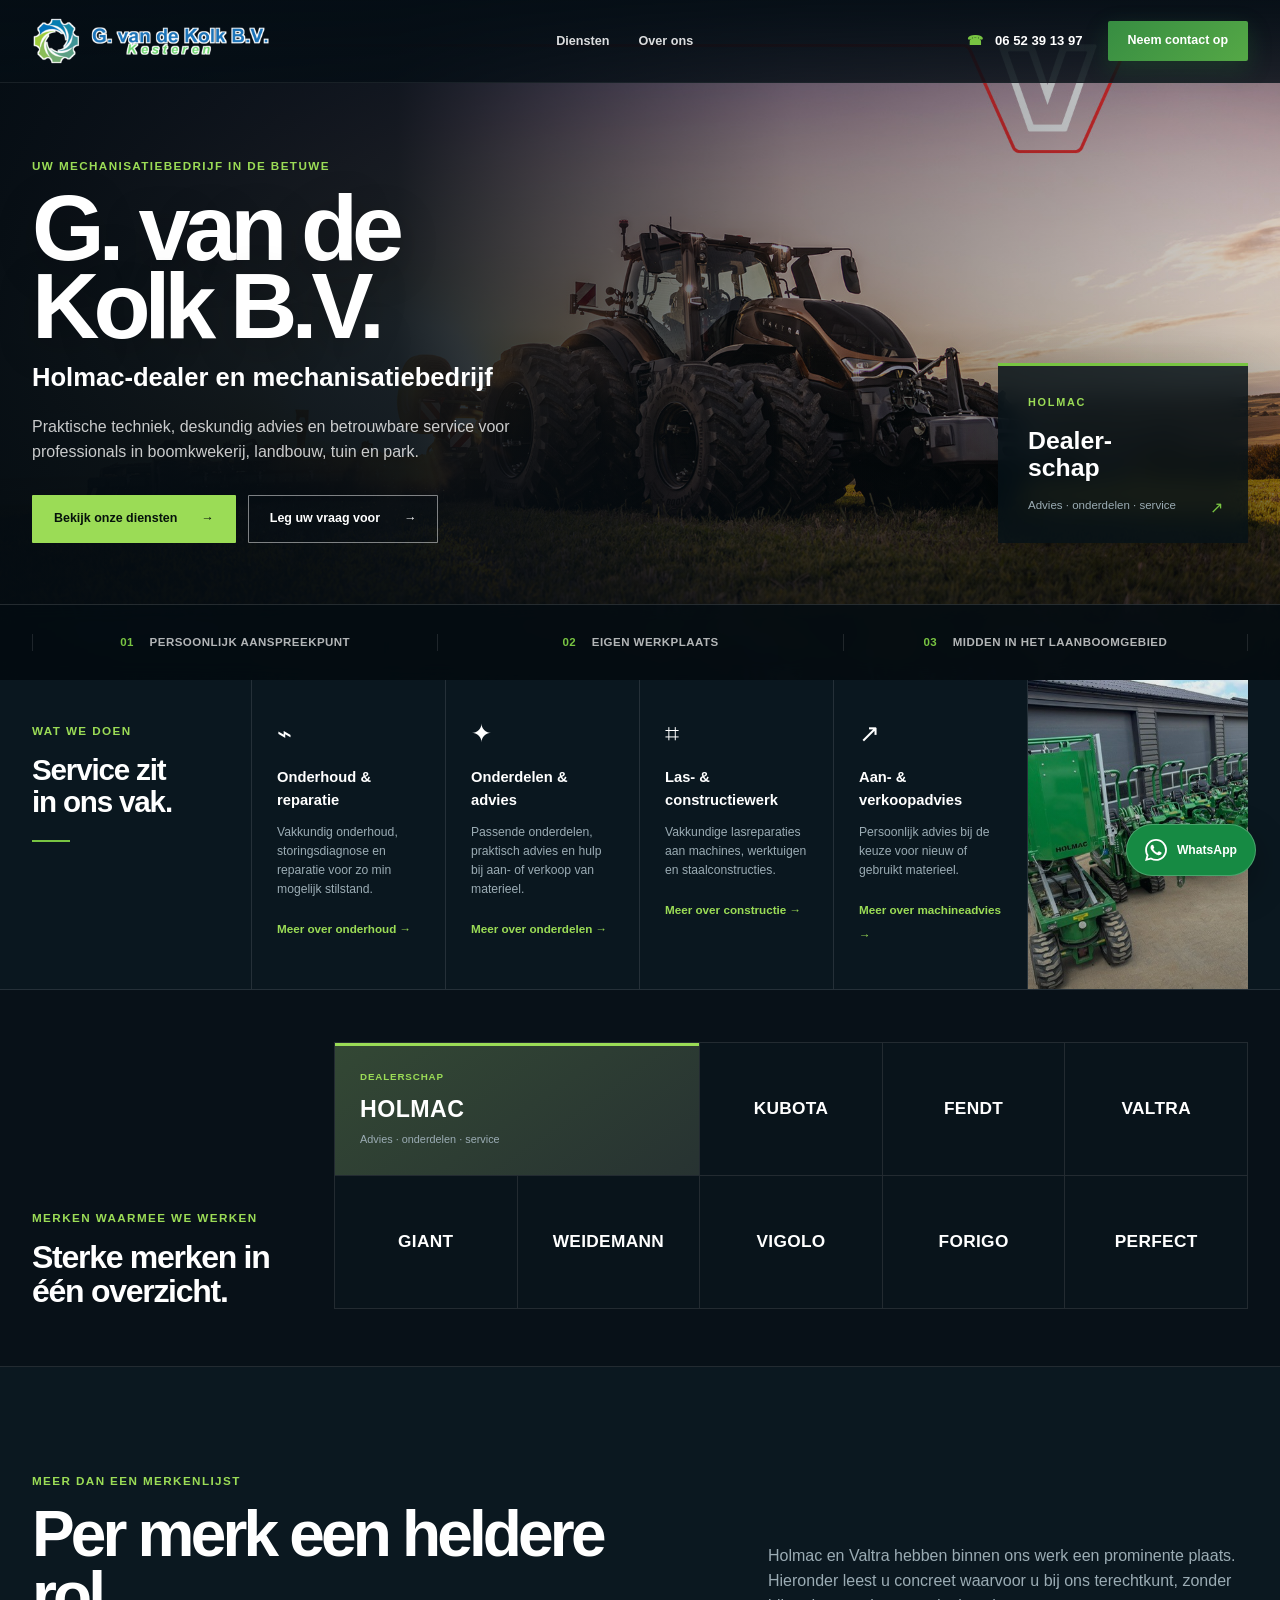
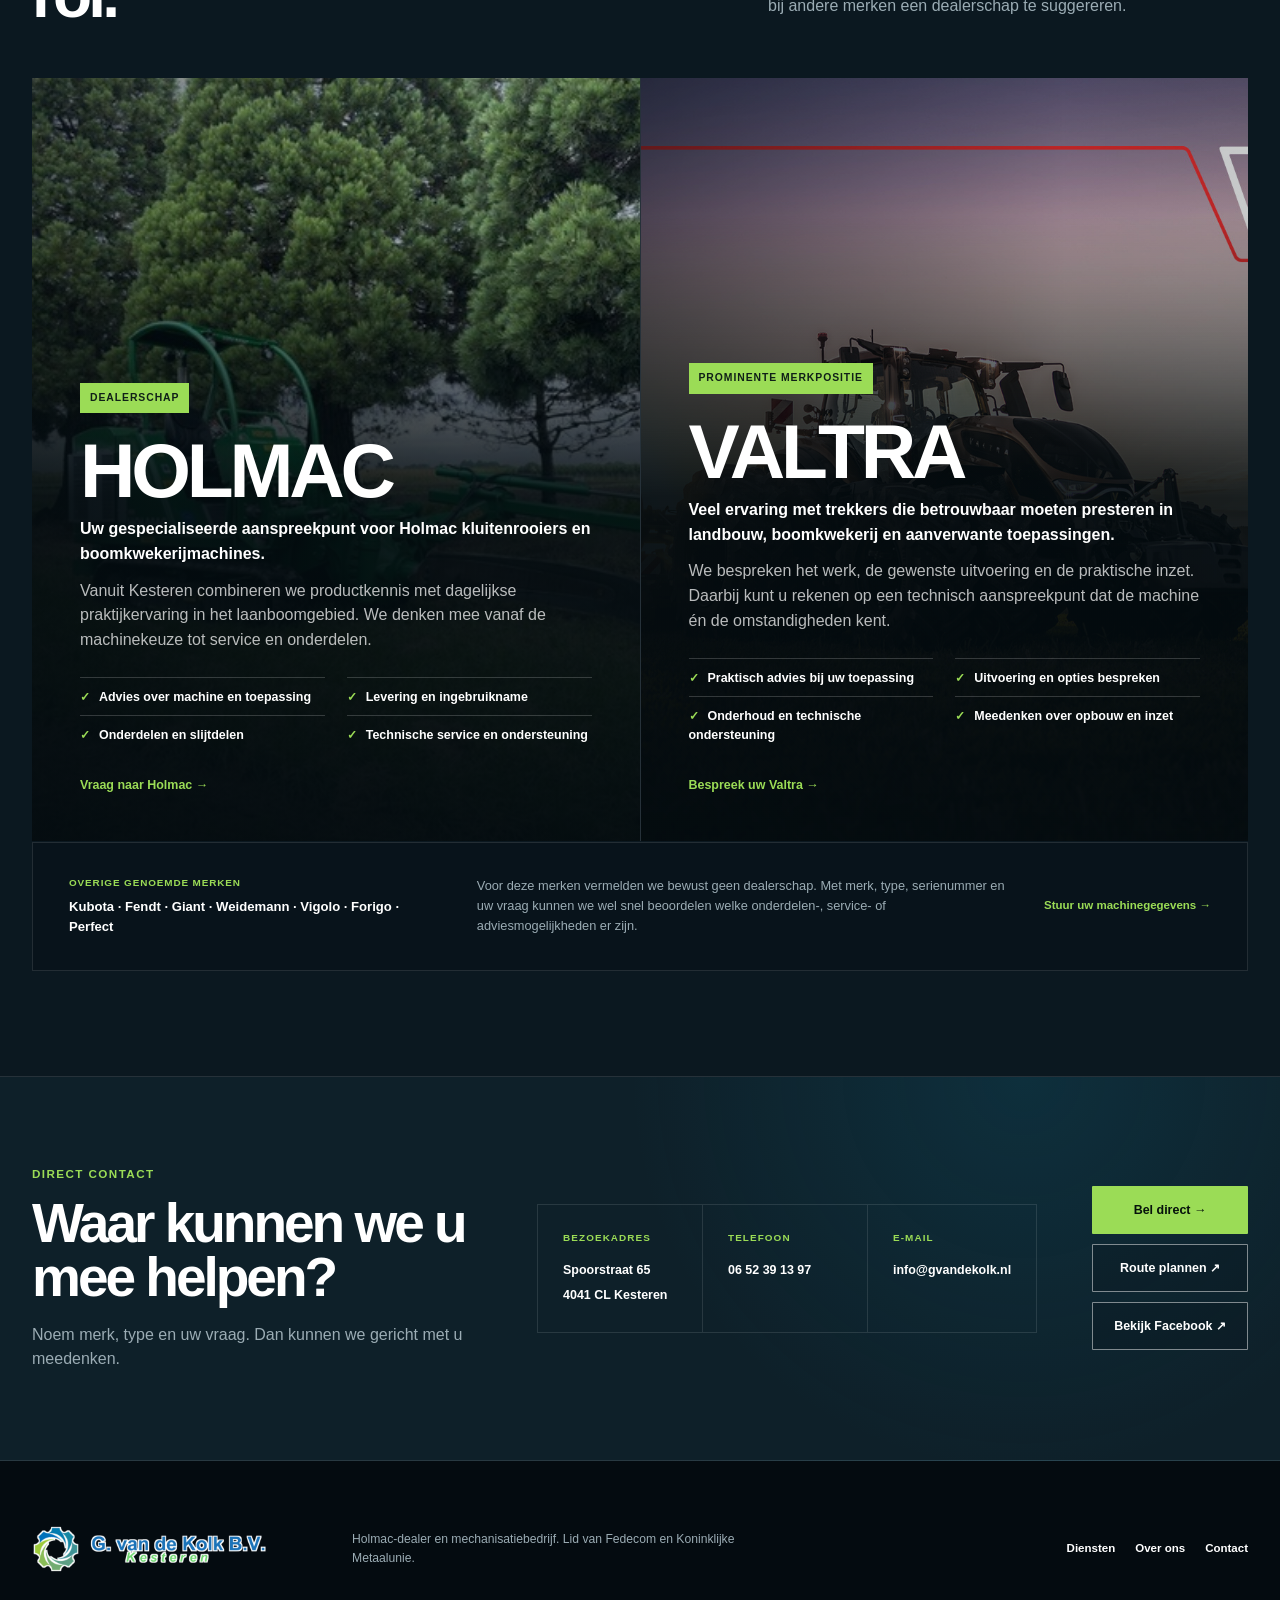
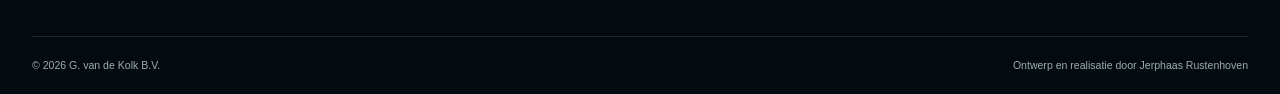
<file: index.html>
<!doctype html>
<html lang="nl">
<head>
  <meta charset="utf-8" />
  <meta name="viewport" content="width=device-width, initial-scale=1" />
  <meta name="description" content="Mechanisatiebedrijf in Kesteren voor service, onderhoud, constructiewerk, onderdelen en machineadvies. Holmac-dealer voor boomkwekerij en landbouw." />
  <meta name="robots" content="noindex, nofollow, noarchive" />
  <meta name="theme-color" content="#08131b" />
  <title>Mechanisatiebedrijf Kesteren | G. van de Kolk B.V.</title>
  <link rel="canonical" href="https://www.gvandekolk.nl/" />
  <meta property="og:locale" content="nl_NL" />
  <meta property="og:type" content="website" />
  <meta property="og:site_name" content="G. van de Kolk B.V." />
  <meta property="og:title" content="Mechanisatiebedrijf Kesteren | G. van de Kolk B.V." />
  <meta property="og:description" content="Service, onderhoud, constructiewerk, onderdelen en machineadvies vanuit Kesteren. Holmac-dealer voor boomkwekerij en landbouw." />
  <meta property="og:url" content="https://www.gvandekolk.nl/" />
  <meta property="og:image" content="https://www.gvandekolk.nl/assets/site-images/valtra-s-series-hero.jpg" />
  <meta property="og:image:secure_url" content="https://www.gvandekolk.nl/assets/site-images/valtra-s-series-hero.jpg" />
  <meta property="og:image:type" content="image/jpeg" />
  <meta property="og:image:width" content="1920" />
  <meta property="og:image:height" content="1080" />
  <meta property="og:image:alt" content="Valtra S-serie trekker aan het werk bij zonsondergang" />
  <meta name="twitter:card" content="summary_large_image" />
  <meta name="twitter:title" content="Mechanisatiebedrijf Kesteren | G. van de Kolk B.V." />
  <meta name="twitter:description" content="Service, onderhoud, constructiewerk, onderdelen en machineadvies vanuit Kesteren." />
  <meta name="twitter:image" content="https://www.gvandekolk.nl/assets/site-images/valtra-s-series-hero.jpg" />
  <meta name="twitter:image:alt" content="Valtra S-serie trekker aan het werk bij zonsondergang" />
  <link rel="icon" href="assets/logo-gvd-kolk.png" type="image/png" />
  <link rel="preload" href="assets/site-images/valtra-s-series-hero.jpg" as="image" fetchpriority="high" />
  <script>document.documentElement.classList.add('js');</script>
  <link rel="stylesheet" href="dark.css?v=20260907-1" />
  <script src="app.js?v=20260907-1" defer></script>
  <script type="application/ld+json">
    {
      "@context": "https://schema.org",
      "@graph": [
        {
          "@type": ["LocalBusiness", "Organization"],
          "@id": "https://www.gvandekolk.nl/#bedrijf",
          "name": "G. van de Kolk B.V.",
          "url": "https://www.gvandekolk.nl/",
          "logo": {
            "@type": "ImageObject",
            "url": "https://www.gvandekolk.nl/assets/logo-gvd-kolk.png",
            "width": 700,
            "height": 144
          },
          "image": {
            "@type": "ImageObject",
            "@id": "https://www.gvandekolk.nl/#hoofdafbeelding",
            "url": "https://www.gvandekolk.nl/assets/site-images/valtra-s-series-hero.jpg",
            "width": 1920,
            "height": 1080,
            "caption": "Valtra S-serie trekker aan het werk bij zonsondergang"
          },
          "description": "Mechanisatiebedrijf en Holmac-dealer voor boomkwekerij, landbouw, tuin en park.",
          "telephone": "+31 6 52391397",
          "email": "info@gvandekolk.nl",
          "address": {
            "@type": "PostalAddress",
            "streetAddress": "Spoorstraat 65",
            "postalCode": "4041 CL",
            "addressLocality": "Kesteren",
            "addressRegion": "Gelderland",
            "addressCountry": "NL"
          },
          "areaServed": [
            {"@type": "Place", "name": "Betuwe"},
            {"@type": "Place", "name": "Kesteren"},
            {"@type": "Place", "name": "Opheusden"}
          ],
          "sameAs": [
            "https://www.facebook.com/G-van-de-Kolk-BV-1563999160502861"
          ],
          "hasOfferCatalog": {
            "@type": "OfferCatalog",
            "name": "Diensten",
            "itemListElement": [
              {"@type": "Offer", "itemOffered": {"@type": "Service", "name": "Service en onderhoud van machines"}},
              {"@type": "Offer", "itemOffered": {"@type": "Service", "name": "Las- en constructiewerk"}},
              {"@type": "Offer", "itemOffered": {"@type": "Service", "name": "Onderdelen en technisch advies"}},
              {"@type": "Offer", "itemOffered": {"@type": "Service", "name": "Aan- en verkoopadvies voor machines"}},
              {"@type": "Offer", "itemOffered": {"@type": "Service", "name": "VDK- en SKL-keuringen"}}
            ]
          }
        },
        {
          "@type": "WebSite",
          "@id": "https://www.gvandekolk.nl/#website",
          "url": "https://www.gvandekolk.nl/",
          "name": "G. van de Kolk B.V.",
          "inLanguage": "nl-NL",
          "publisher": {"@id": "https://www.gvandekolk.nl/#bedrijf"}
        },
        {
          "@type": "WebPage",
          "@id": "https://www.gvandekolk.nl/#webpagina",
          "url": "https://www.gvandekolk.nl/",
          "name": "Mechanisatiebedrijf Kesteren | G. van de Kolk B.V.",
          "description": "Mechanisatiebedrijf in Kesteren voor service, onderhoud, constructiewerk, onderdelen en machineadvies.",
          "isPartOf": {"@id": "https://www.gvandekolk.nl/#website"},
          "about": {"@id": "https://www.gvandekolk.nl/#bedrijf"},
          "inLanguage": "nl-NL",
          "primaryImageOfPage": {"@id": "https://www.gvandekolk.nl/#hoofdafbeelding"}
        }
      ]
    }
  </script>
</head>
<body class="dark-site">
  <a class="skip-link" href="#inhoud">Direct naar de inhoud</a>

  <header class="site-header" data-header>
    <div class="shell header-inner">
      <a class="brand" href="#top" aria-label="G. van de Kolk B.V. - naar boven">
        <img src="assets/logo-gvd-kolk.png" width="700" height="144" alt="G. van de Kolk B.V." />
      </a>
      <button class="menu-button" type="button" aria-expanded="false" aria-controls="main-nav" data-menu-button>
        <span></span><span></span><span></span><span class="sr-only">Menu</span>
      </button>
      <nav class="main-nav" id="main-nav" aria-label="Hoofdnavigatie" data-menu>
        <a href="diensten.html">Diensten</a>
        <a href="over-ons.html">Over ons</a>
      </nav>
      <a class="header-phone" href="tel:+31652391397"><span aria-hidden="true">☎</span> 06 52 39 13 97</a>
      <a class="header-cta" href="#contact">Neem contact op</a>
    </div>
  </header>

  <main id="inhoud">
    <section class="hero-v2" id="top" aria-labelledby="hero-title">
      <div class="hero-v2-image" role="img" aria-label="Valtra S-serie trekker aan het werk bij zonsondergang"></div>
      <div class="hero-v2-overlay"></div>
      <div class="shell hero-v2-inner">
        <div class="hero-v2-copy reveal">
          <p class="hero-kicker">Uw mechanisatiebedrijf in de Betuwe</p>
          <h1 id="hero-title">G. van de<br />Kolk B.V.</h1>
          <strong class="hero-subtitle">Holmac-dealer en mechanisatiebedrijf</strong>
          <p>Praktische techniek, deskundig advies en betrouwbare service voor professionals in boomkwekerij, landbouw, tuin en park.</p>
          <div class="button-row">
            <a class="button button-primary" href="diensten.html">Bekijk onze diensten <span aria-hidden="true">→</span></a>
            <a class="button button-ghost" href="#contact">Leg uw vraag voor <span aria-hidden="true">→</span></a>
          </div>
        </div>
        <a class="hero-importer reveal reveal-delay" href="#merken">
          <span>HOLMAC</span>
          <strong>Dealer-<br />schap</strong>
          <small>Advies · onderdelen · service</small>
          <i aria-hidden="true">↗</i>
        </a>
      </div>
      <div class="hero-v2-bottom">
        <div class="shell hero-bottom-inner">
          <span><b>01</b> Persoonlijk aanspreekpunt</span>
          <span><b>02</b> Eigen werkplaats</span>
          <span><b>03</b> Midden in het laanboomgebied</span>
        </div>
      </div>
    </section>

    <section class="service-band" id="diensten" aria-labelledby="services-title">
      <div class="shell service-band-grid">
        <div class="service-band-title reveal">
          <p class="section-label">Wat we doen</p>
          <h2 id="services-title">Service zit<br />in ons vak.</h2>
          <span class="accent-line"></span>
        </div>
        <article class="service-mini reveal reveal-delay">
          <span class="service-icon" aria-hidden="true">⌁</span>
          <h3>Onderhoud &amp; reparatie</h3>
          <p>Vakkundig onderhoud, storingsdiagnose en reparatie voor zo min mogelijk stilstand.</p>
          <a href="diensten.html#onderhoud">Meer over onderhoud →</a>
        </article>
        <article class="service-mini reveal">
          <span class="service-icon" aria-hidden="true">✦</span>
          <h3>Onderdelen &amp; advies</h3>
          <p>Passende onderdelen, praktisch advies en hulp bij aan- of verkoop van materieel.</p>
          <a href="diensten.html#onderdelen">Meer over onderdelen →</a>
        </article>
        <article class="service-mini reveal reveal-delay">
          <span class="service-icon" aria-hidden="true">⌗</span>
          <h3>Las- &amp; constructiewerk</h3>
          <p>Vakkundige lasreparaties aan machines, werktuigen en staalconstructies.</p>
          <a href="diensten.html#constructie">Meer over constructie →</a>
        </article>
        <article class="service-mini reveal">
          <span class="service-icon" aria-hidden="true">↗</span>
          <h3>Aan- &amp; verkoopadvies</h3>
          <p>Persoonlijk advies bij de keuze voor nieuw of gebruikt materieel.</p>
          <a href="diensten.html#machineadvies">Meer over machineadvies →</a>
        </article>
        <div class="service-band-image" role="img" aria-label="Rij Holmac-kluitensteekmachines en een compacte rupsmachine bij de werkplaats"></div>
      </div>
    </section>

    <section class="brand-band" id="merken" aria-labelledby="brands-title">
      <div class="shell brand-band-inner">
        <div class="brand-band-heading reveal">
          <p class="section-label">Merken waarmee we werken</p>
          <h2 id="brands-title">Sterke merken in één overzicht.</h2>
        </div>
        <div class="brand-role-grid brand-overview-grid">
          <article class="brand-role brand-role-featured brand-role-holmac reveal">
            <span>Dealerschap</span><strong>HOLMAC</strong><small>Advies · onderdelen · service</small>
          </article>
          <article class="brand-role brand-role-plain reveal reveal-delay"><strong>KUBOTA</strong></article>
          <article class="brand-role brand-role-plain reveal"><strong>FENDT</strong></article>
          <article class="brand-role brand-role-plain reveal reveal-delay"><strong>VALTRA</strong></article>
          <article class="brand-role brand-role-plain reveal"><strong>GIANT</strong></article>
          <article class="brand-role brand-role-plain reveal reveal-delay"><strong>WEIDEMANN</strong></article>
          <article class="brand-role brand-role-plain reveal"><strong>VIGOLO</strong></article>
          <article class="brand-role brand-role-plain reveal reveal-delay"><strong>FORIGO</strong></article>
          <article class="brand-role brand-role-plain reveal"><strong>PERFECT</strong></article>
        </div>
      </div>
    </section>

    <section class="brand-depth-section" id="merk-uitleg" aria-labelledby="brand-depth-title">
      <div class="shell section-heading-wide brand-depth-heading reveal">
        <div>
          <p class="section-label">Meer dan een merkenlijst</p>
          <h2 id="brand-depth-title">Per merk een heldere rol.</h2>
        </div>
        <p>Holmac en Valtra hebben binnen ons werk een prominente plaats. Hieronder leest u concreet waarvoor u bij ons terechtkunt, zonder bij andere merken een dealerschap te suggereren.</p>
      </div>

      <div class="shell brand-depth-grid">
        <article class="brand-depth-card brand-depth-holmac reveal">
          <div class="brand-depth-content">
            <span>Dealerschap</span>
            <h2>HOLMAC</h2>
            <p class="brand-depth-lead">Uw gespecialiseerde aanspreekpunt voor Holmac kluitenrooiers en boomkwekerijmachines.</p>
            <p>Vanuit Kesteren combineren we productkennis met dagelijkse praktijkervaring in het laanboomgebied. We denken mee vanaf de machinekeuze tot service en onderdelen.</p>
            <ul><li>Advies over machine en toepassing</li><li>Levering en ingebruikname</li><li>Onderdelen en slijtdelen</li><li>Technische service en ondersteuning</li></ul>
            <a href="#contact">Vraag naar Holmac →</a>
          </div>
        </article>

        <article class="brand-depth-card brand-depth-valtra reveal reveal-delay">
          <div class="brand-depth-content">
            <span>Prominente merkpositie</span>
            <h2>VALTRA</h2>
            <p class="brand-depth-lead">Veel ervaring met trekkers die betrouwbaar moeten presteren in landbouw, boomkwekerij en aanverwante toepassingen.</p>
            <p>We bespreken het werk, de gewenste uitvoering en de praktische inzet. Daarbij kunt u rekenen op een technisch aanspreekpunt dat de machine én de omstandigheden kent.</p>
            <ul><li>Praktisch advies bij uw toepassing</li><li>Uitvoering en opties bespreken</li><li>Onderhoud en technische ondersteuning</li><li>Meedenken over opbouw en inzet</li></ul>
            <a href="#contact">Bespreek uw Valtra →</a>
          </div>
        </article>
      </div>

      <div class="shell brand-guidance reveal">
        <div><span>Overige genoemde merken</span><strong>Kubota · Fendt · Giant · Weidemann · Vigolo · Forigo · Perfect</strong></div>
        <p>Voor deze merken vermelden we bewust geen dealerschap. Met merk, type, serienummer en uw vraag kunnen we wel snel beoordelen welke onderdelen-, service- of adviesmogelijkheden er zijn.</p>
        <a href="mailto:info@gvandekolk.nl?subject=Vraag%20over%20merk%20of%20machine">Stuur uw machinegegevens →</a>
      </div>
    </section>

    <section class="contact-v2" id="contact" aria-labelledby="contact-title">
      <div class="shell contact-v2-grid">
        <div class="contact-v2-title reveal">
          <p class="section-label">Direct contact</p>
          <h2 id="contact-title">Waar kunnen we u mee helpen?</h2>
          <p>Noem merk, type en uw vraag. Dan kunnen we gericht met u meedenken.</p>
        </div>
        <div class="contact-v2-details reveal reveal-delay">
          <div><span>Bezoekadres</span><strong>Spoorstraat 65<br />4041 CL Kesteren</strong></div>
          <div><span>Telefoon</span><strong><a href="tel:+31652391397">06 52 39 13 97</a></strong></div>
          <div><span>E-mail</span><strong><a href="mailto:info@gvandekolk.nl">info@gvandekolk.nl</a></strong></div>
        </div>
        <div class="contact-v2-actions reveal">
          <a class="button button-primary" href="tel:+31652391397">Bel direct →</a>
          <a class="button button-ghost" href="https://www.google.com/maps/search/?api=1&amp;query=Spoorstraat+65+Kesteren" target="_blank" rel="noreferrer">Route plannen ↗</a>
          <a class="button button-ghost" href="https://www.facebook.com/G-van-de-Kolk-BV-1563999160502861" target="_blank" rel="noopener noreferrer">Bekijk Facebook ↗</a>
        </div>
      </div>
    </section>
  </main>

  <a class="whatsapp-float" href="https://wa.me/31652391397?text=Goedendag%2C%20ik%20heb%20een%20vraag%20over%20een%20machine." target="_blank" rel="noopener noreferrer" aria-label="Stuur G. van de Kolk een WhatsApp-bericht">
    <svg viewBox="0 0 24 24" aria-hidden="true"><path d="M17.472 14.382c-.297-.149-1.758-.867-2.03-.967-.273-.099-.471-.148-.67.15-.197.297-.767.966-.94 1.164-.173.199-.347.223-.644.075-.297-.15-1.255-.463-2.39-1.475-.883-.788-1.48-1.761-1.653-2.059-.173-.297-.018-.458.13-.606.134-.133.298-.347.446-.52.149-.174.198-.298.298-.497.099-.198.05-.371-.025-.52-.075-.149-.669-1.612-.916-2.207-.242-.579-.487-.5-.669-.51-.173-.008-.371-.01-.57-.01-.198 0-.52.075-.792.372-.273.297-1.04 1.016-1.04 2.479s1.065 2.875 1.213 3.074c.149.198 2.095 3.2 5.076 4.487.709.306 1.262.489 1.693.625.712.226 1.36.194 1.871.118.571-.085 1.758-.719 2.006-1.413.248-.694.248-1.289.173-1.413-.074-.124-.272-.198-.57-.347m-5.421 7.403h-.004a9.87 9.87 0 0 1-5.031-1.378l-.361-.214-3.741.981.998-3.648-.235-.374a9.86 9.86 0 0 1-1.51-5.26c.001-5.45 4.436-9.884 9.888-9.884 2.64 0 5.122 1.03 6.988 2.898a9.825 9.825 0 0 1 2.894 6.99c-.003 5.45-4.437 9.884-9.892 9.884m8.413-18.297A11.815 11.815 0 0 0 12.05 0C5.495 0 .16 5.335.157 11.892c0 2.096.547 4.142 1.588 5.945L.057 24l6.3-1.652a11.87 11.87 0 0 0 5.69 1.448h.005c6.554 0 11.89-5.335 11.893-11.893a11.821 11.821 0 0 0-3.48-8.413Z" /></svg>
    <span>WhatsApp</span>
  </a>

  <footer class="site-footer">
    <div class="shell footer-main">
      <a class="brand footer-brand" href="#top"><img src="assets/logo-gvd-kolk.png" width="700" height="144" loading="lazy" decoding="async" alt="G. van de Kolk B.V." /></a>
      <p>Holmac-dealer en mechanisatiebedrijf. Lid van Fedecom en Koninklijke Metaalunie.</p>
      <nav aria-label="Voettekst navigatie"><a href="diensten.html">Diensten</a><a href="over-ons.html">Over ons</a><a href="#contact">Contact</a></nav>
    </div>
    <div class="shell footer-bottom"><span>© <span data-year></span> G. van de Kolk B.V.</span><span>Ontwerp en realisatie door Jerphaas Rustenhoven</span></div>
  </footer>
</body>
</html>
</file>
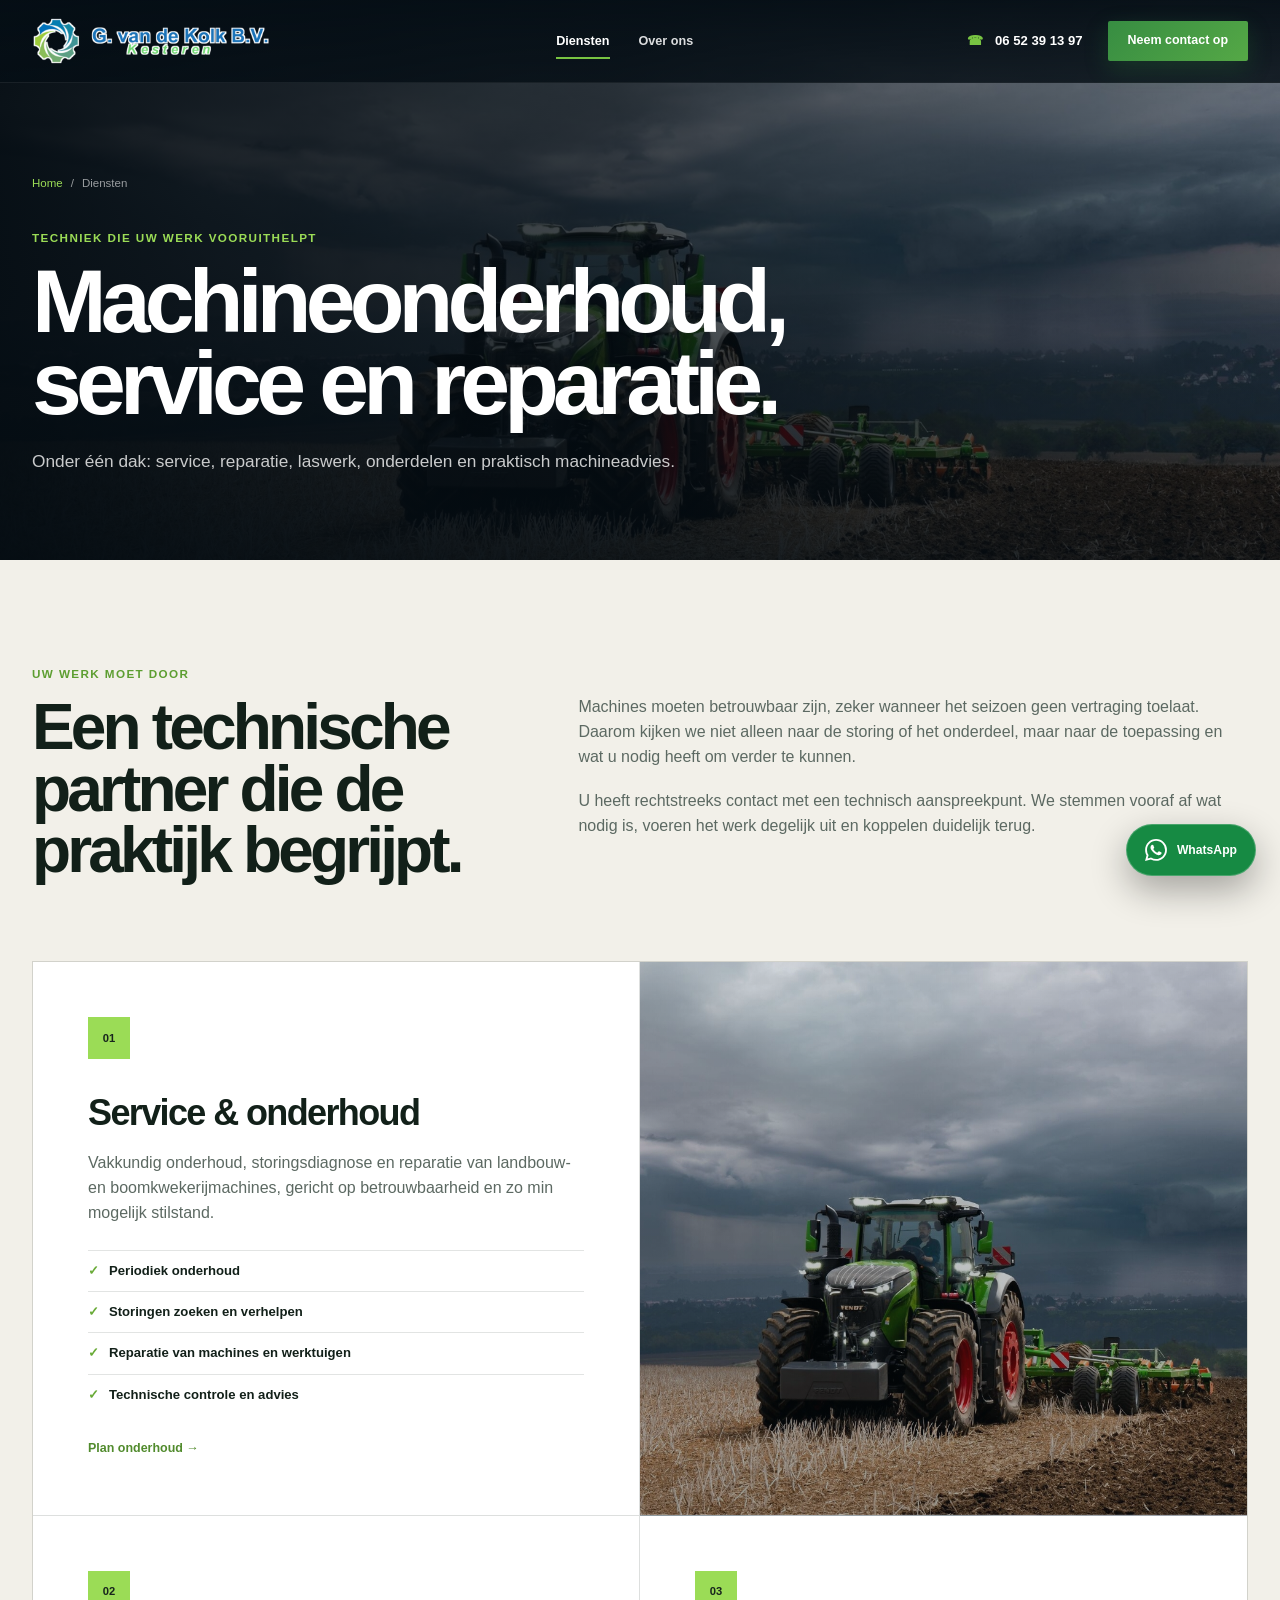
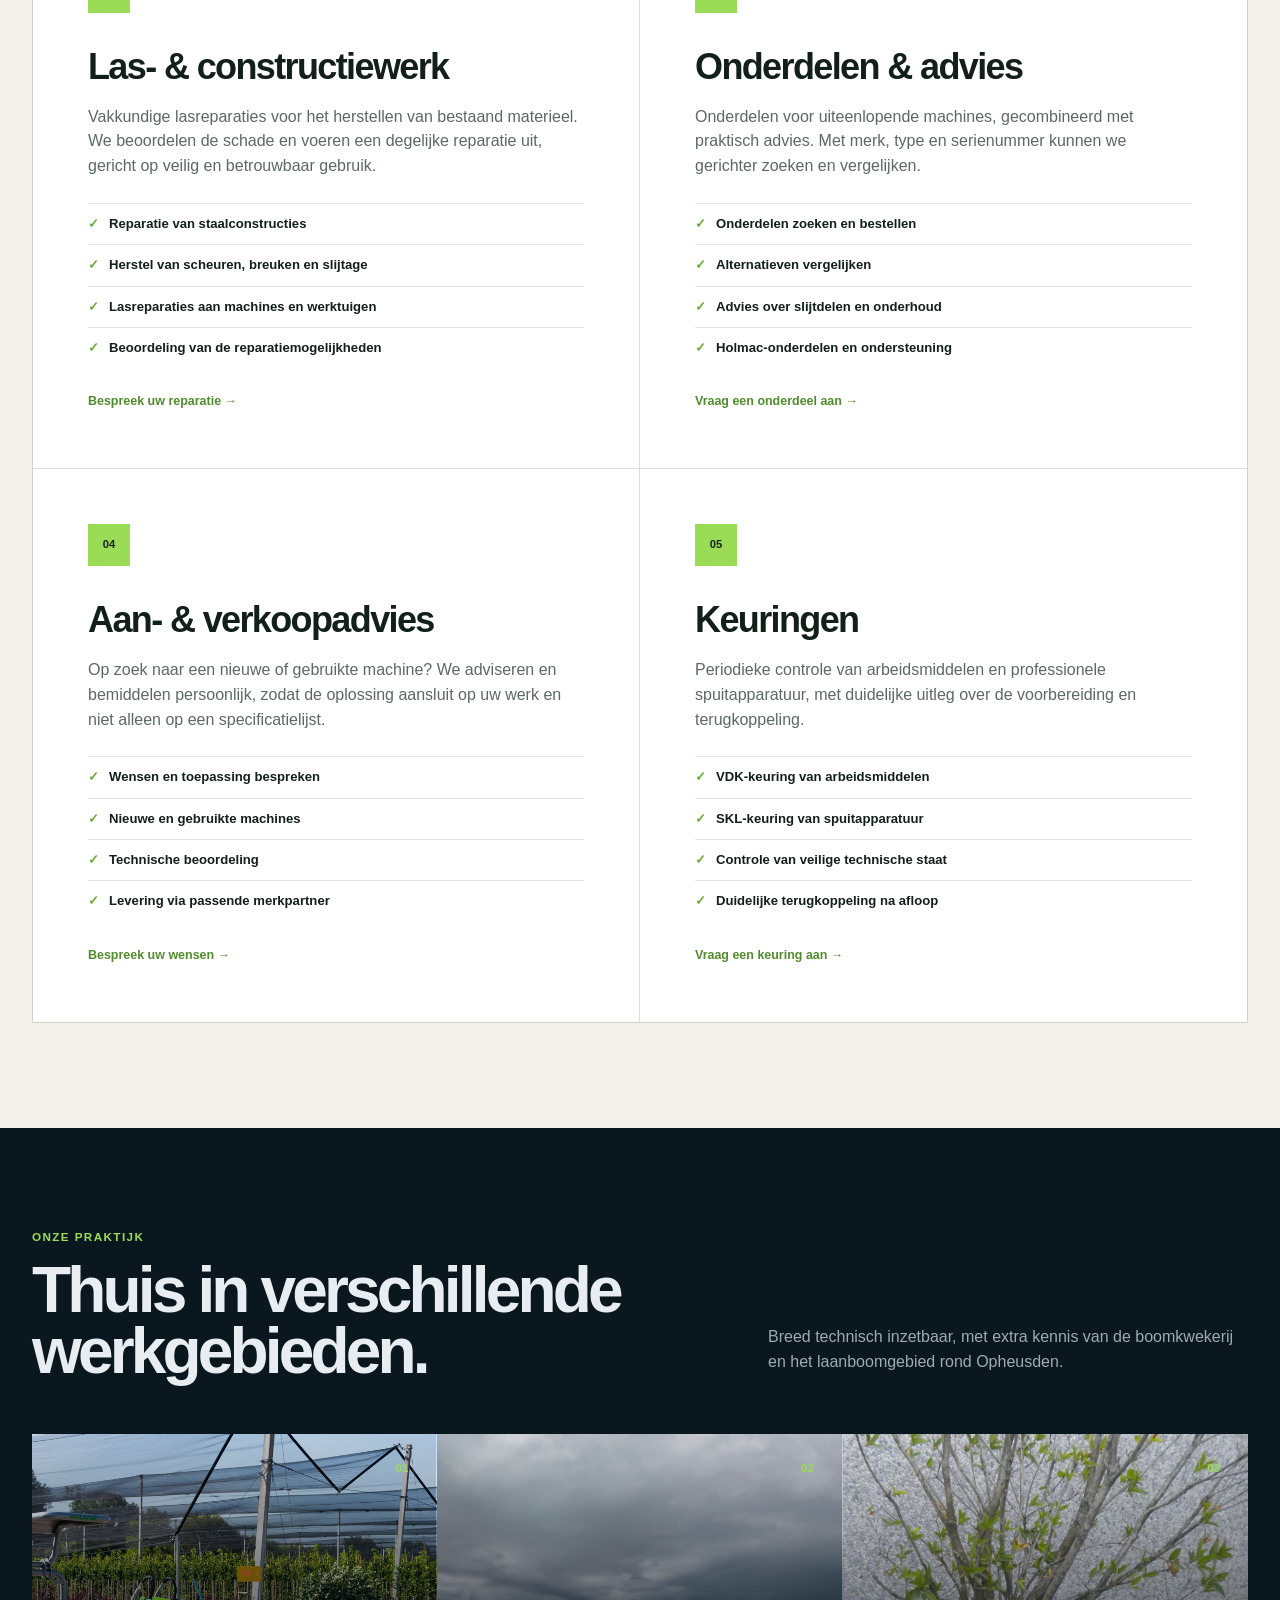
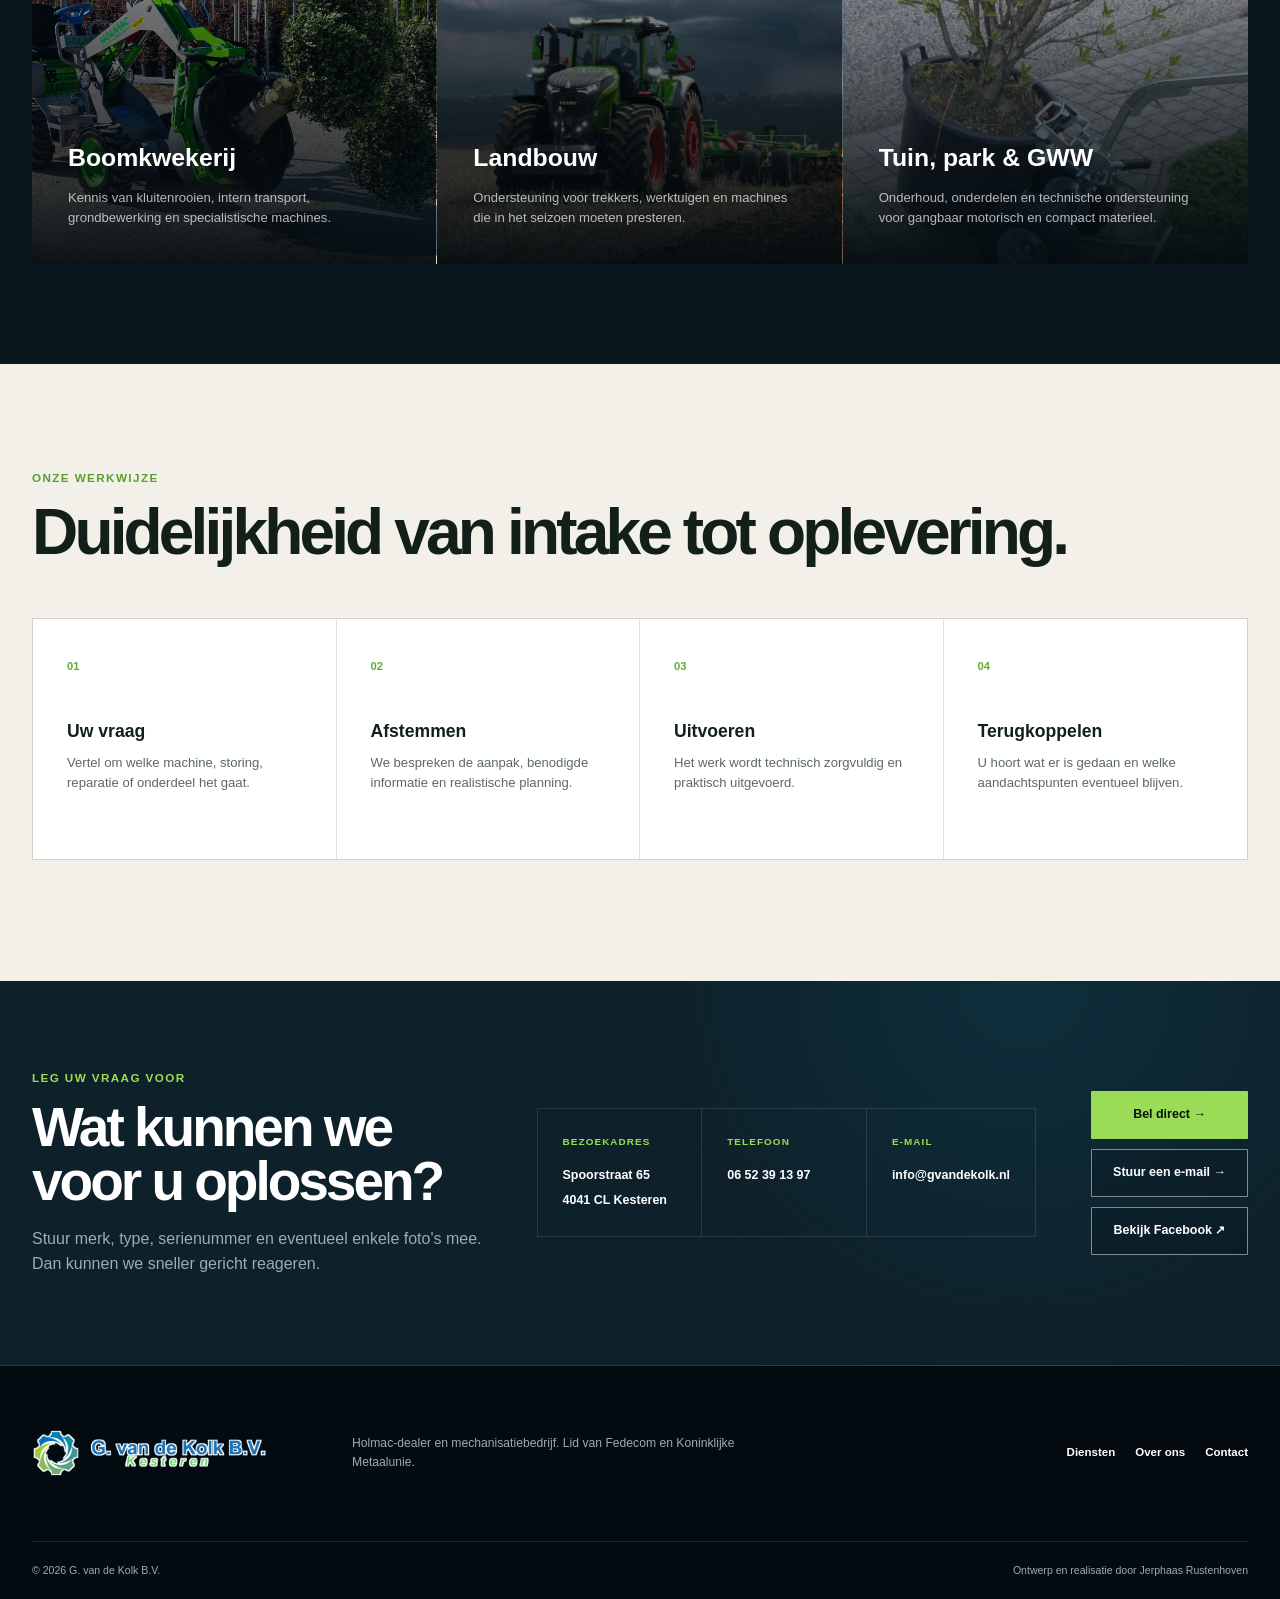
<file: diensten.html>
<!doctype html>
<html lang="nl">
<head>
  <meta charset="utf-8" />
  <meta name="viewport" content="width=device-width, initial-scale=1" />
  <meta name="description" content="Service en onderhoud voor landbouw- en boomkwekerijmachines in Kesteren. Ook voor constructiewerk, onderdelen, machineadvies en VDK- en SKL-keuringen." />
  <meta name="robots" content="noindex, nofollow, noarchive" />
  <meta name="theme-color" content="#08131b" />
  <title>Machineonderhoud &amp; service Kesteren | G. van de Kolk</title>
  <link rel="canonical" href="https://www.gvandekolk.nl/diensten.html" />
  <meta property="og:locale" content="nl_NL" />
  <meta property="og:type" content="website" />
  <meta property="og:site_name" content="G. van de Kolk B.V." />
  <meta property="og:title" content="Machineonderhoud &amp; service Kesteren | G. van de Kolk" />
  <meta property="og:description" content="Service, reparatie, constructiewerk, onderdelen, machineadvies en keuringen voor boomkwekerij en landbouw." />
  <meta property="og:url" content="https://www.gvandekolk.nl/diensten.html" />
  <meta property="og:image" content="https://www.gvandekolk.nl/assets/site-images/fendt-landbouw.jpg" />
  <meta property="og:image:secure_url" content="https://www.gvandekolk.nl/assets/site-images/fendt-landbouw.jpg" />
  <meta property="og:image:type" content="image/jpeg" />
  <meta property="og:image:width" content="1600" />
  <meta property="og:image:height" content="900" />
  <meta property="og:image:alt" content="Fendt-trekker tijdens grondbewerking onder een donkere lucht" />
  <meta name="twitter:card" content="summary_large_image" />
  <meta name="twitter:title" content="Machineonderhoud &amp; service Kesteren | G. van de Kolk" />
  <meta name="twitter:description" content="Service, reparatie, constructiewerk, onderdelen, machineadvies en keuringen voor machines." />
  <meta name="twitter:image" content="https://www.gvandekolk.nl/assets/site-images/fendt-landbouw.jpg" />
  <meta name="twitter:image:alt" content="Fendt-trekker tijdens grondbewerking onder een donkere lucht" />
  <link rel="icon" href="assets/logo-gvd-kolk.png" type="image/png" />
  <script>document.documentElement.classList.add('js');</script>
  <link rel="stylesheet" href="dark.css?v=20260907-1" />
  <script src="app.js?v=20260907-1" defer></script>
  <script type="application/ld+json">
    {
      "@context": "https://schema.org",
      "@graph": [
        {
          "@type": ["LocalBusiness", "Organization"],
          "@id": "https://www.gvandekolk.nl/#bedrijf",
          "name": "G. van de Kolk B.V.",
          "url": "https://www.gvandekolk.nl/",
          "logo": "https://www.gvandekolk.nl/assets/logo-gvd-kolk.png",
          "image": "https://www.gvandekolk.nl/assets/site-images/fendt-landbouw.jpg",
          "description": "Mechanisatiebedrijf en Holmac-dealer voor boomkwekerij, landbouw, tuin en park.",
          "telephone": "+31 6 52391397",
          "email": "info@gvandekolk.nl",
          "address": {
            "@type": "PostalAddress",
            "streetAddress": "Spoorstraat 65",
            "postalCode": "4041 CL",
            "addressLocality": "Kesteren",
            "addressRegion": "Gelderland",
            "addressCountry": "NL"
          },
          "sameAs": ["https://www.facebook.com/G-van-de-Kolk-BV-1563999160502861"]
        },
        {
          "@type": "WebSite",
          "@id": "https://www.gvandekolk.nl/#website",
          "url": "https://www.gvandekolk.nl/",
          "name": "G. van de Kolk B.V.",
          "inLanguage": "nl-NL",
          "publisher": {"@id": "https://www.gvandekolk.nl/#bedrijf"}
        },
        {
          "@type": "CollectionPage",
          "@id": "https://www.gvandekolk.nl/diensten.html#webpagina",
          "url": "https://www.gvandekolk.nl/diensten.html",
          "name": "Machineonderhoud en service in Kesteren",
          "description": "Service, reparatie, constructiewerk, onderdelen, machineadvies en keuringen voor landbouw- en boomkwekerijmachines.",
          "isPartOf": {"@id": "https://www.gvandekolk.nl/#website"},
          "about": {"@id": "https://www.gvandekolk.nl/#bedrijf"},
          "breadcrumb": {"@id": "https://www.gvandekolk.nl/diensten.html#kruimelpad"},
          "mainEntity": {"@id": "https://www.gvandekolk.nl/diensten.html#dienstenlijst"},
          "inLanguage": "nl-NL"
        },
        {
          "@type": "BreadcrumbList",
          "@id": "https://www.gvandekolk.nl/diensten.html#kruimelpad",
          "itemListElement": [
            {"@type": "ListItem", "position": 1, "name": "Home", "item": "https://www.gvandekolk.nl/"},
            {"@type": "ListItem", "position": 2, "name": "Diensten", "item": "https://www.gvandekolk.nl/diensten.html"}
          ]
        },
        {
          "@type": "ItemList",
          "@id": "https://www.gvandekolk.nl/diensten.html#dienstenlijst",
          "name": "Diensten van G. van de Kolk B.V.",
          "itemListElement": [
            {"@type": "ListItem", "position": 1, "item": {"@type": "Service", "name": "Service en onderhoud", "url": "https://www.gvandekolk.nl/diensten.html#onderhoud", "provider": {"@id": "https://www.gvandekolk.nl/#bedrijf"}}},
            {"@type": "ListItem", "position": 2, "item": {"@type": "Service", "name": "Las- en constructiewerk", "url": "https://www.gvandekolk.nl/diensten.html#constructie", "provider": {"@id": "https://www.gvandekolk.nl/#bedrijf"}}},
            {"@type": "ListItem", "position": 3, "item": {"@type": "Service", "name": "Onderdelen en advies", "url": "https://www.gvandekolk.nl/diensten.html#onderdelen", "provider": {"@id": "https://www.gvandekolk.nl/#bedrijf"}}},
            {"@type": "ListItem", "position": 4, "item": {"@type": "Service", "name": "Aan- en verkoopadvies", "url": "https://www.gvandekolk.nl/diensten.html#machineadvies", "provider": {"@id": "https://www.gvandekolk.nl/#bedrijf"}}},
            {"@type": "ListItem", "position": 5, "item": {"@type": "Service", "name": "VDK- en SKL-keuringen", "url": "https://www.gvandekolk.nl/diensten.html#keuringen", "provider": {"@id": "https://www.gvandekolk.nl/#bedrijf"}}}
          ]
        }
      ]
    }
  </script>
</head>
<body class="dark-site subpage-site">
  <a class="skip-link" href="#inhoud">Direct naar de inhoud</a>
  <header class="site-header is-scrolled" data-header>
    <div class="shell header-inner">
      <a class="brand" href="index.html" aria-label="G. van de Kolk B.V. - naar de homepage"><img src="assets/logo-gvd-kolk.png" width="700" height="144" alt="G. van de Kolk B.V." /></a>
      <button class="menu-button" type="button" aria-expanded="false" aria-controls="main-nav" data-menu-button><span></span><span></span><span></span><span class="sr-only">Menu</span></button>
      <nav class="main-nav" id="main-nav" aria-label="Hoofdnavigatie" data-menu>
        <a href="#diensten" aria-current="page">Diensten</a><a href="over-ons.html">Over ons</a>
      </nav>
      <a class="header-phone" href="tel:+31652391397"><span aria-hidden="true">☎</span> 06 52 39 13 97</a>
      <a class="header-cta" href="#contact">Neem contact op</a>
    </div>
  </header>

  <main id="inhoud">
    <section class="subpage-hero subpage-hero-services" id="diensten" aria-labelledby="page-title">
      <div class="subpage-hero-overlay"></div>
      <div class="shell subpage-hero-inner reveal">
        <nav class="breadcrumb" aria-label="Kruimelpad"><a href="index.html">Home</a><span aria-hidden="true">/</span>Diensten</nav>
        <p class="section-label">Techniek die uw werk vooruithelpt</p>
        <h1 id="page-title">Machine&shy;onderhoud, service en reparatie.</h1>
        <p>Onder één dak: service, reparatie, laswerk, onderdelen en praktisch machineadvies.</p>
      </div>
    </section>

    <section class="content-section content-light" aria-labelledby="service-intro-title">
      <div class="shell split-intro">
        <div class="reveal"><p class="section-label">Uw werk moet door</p><h2 id="service-intro-title">Een technische partner die de praktijk begrijpt.</h2></div>
        <div class="split-intro-copy reveal reveal-delay"><p>Machines moeten betrouwbaar zijn, zeker wanneer het seizoen geen vertraging toelaat. Daarom kijken we niet alleen naar de storing of het onderdeel, maar naar de toepassing en wat u nodig heeft om verder te kunnen.</p><p>U heeft rechtstreeks contact met een technisch aanspreekpunt. We stemmen vooraf af wat nodig is, voeren het werk degelijk uit en koppelen duidelijk terug.</p></div>
      </div>

      <div class="shell detail-service-grid">
        <article class="detail-service-card reveal" id="onderhoud"><span class="detail-number">01</span><h2>Service &amp; onderhoud</h2><p>Vakkundig onderhoud, storingsdiagnose en reparatie van landbouw- en boomkwekerijmachines, gericht op betrouwbaarheid en zo min mogelijk stilstand.</p><ul><li>Periodiek onderhoud</li><li>Storingen zoeken en verhelpen</li><li>Reparatie van machines en werktuigen</li><li>Technische controle en advies</li></ul><a href="#contact">Plan onderhoud →</a></article>
        <div class="detail-service-card detail-service-card-image detail-image-maintenance reveal reveal-delay" role="img" aria-label="Fendt-trekker tijdens grondbewerking onder een donkere lucht"></div>
        <article class="detail-service-card reveal" id="constructie"><span class="detail-number">02</span><h2>Las- &amp; constructiewerk</h2><p>Vakkundige lasreparaties voor het herstellen van bestaand materieel. We beoordelen de schade en voeren een degelijke reparatie uit, gericht op veilig en betrouwbaar gebruik.</p><ul><li>Reparatie van staalconstructies</li><li>Herstel van scheuren, breuken en slijtage</li><li>Lasreparaties aan machines en werktuigen</li><li>Beoordeling van de reparatiemogelijkheden</li></ul><a href="#contact">Bespreek uw reparatie →</a></article>
        <article class="detail-service-card reveal" id="onderdelen"><span class="detail-number">03</span><h2>Onderdelen &amp; advies</h2><p>Onderdelen voor uiteenlopende machines, gecombineerd met praktisch advies. Met merk, type en serienummer kunnen we gerichter zoeken en vergelijken.</p><ul><li>Onderdelen zoeken en bestellen</li><li>Alternatieven vergelijken</li><li>Advies over slijtdelen en onderhoud</li><li>Holmac-onderdelen en ondersteuning</li></ul><a href="mailto:info@gvandekolk.nl?subject=Vraag%20over%20onderdelen">Vraag een onderdeel aan →</a></article>
        <article class="detail-service-card reveal reveal-delay" id="machineadvies"><span class="detail-number">04</span><h2>Aan- &amp; verkoopadvies</h2><p>Op zoek naar een nieuwe of gebruikte machine? We adviseren en bemiddelen persoonlijk, zodat de oplossing aansluit op uw werk en niet alleen op een specificatielijst.</p><ul><li>Wensen en toepassing bespreken</li><li>Nieuwe en gebruikte machines</li><li>Technische beoordeling</li><li>Levering via passende merkpartner</li></ul><a href="#contact">Bespreek uw wensen →</a></article>
        <article class="detail-service-card reveal" id="keuringen"><span class="detail-number">05</span><h2>Keuringen</h2><p>Periodieke controle van arbeidsmiddelen en professionele spuitapparatuur, met duidelijke uitleg over de voorbereiding en terugkoppeling.</p><ul><li>VDK-keuring van arbeidsmiddelen</li><li>SKL-keuring van spuitapparatuur</li><li>Controle van veilige technische staat</li><li>Duidelijke terugkoppeling na afloop</li></ul><a href="mailto:info@gvandekolk.nl?subject=Aanvraag%20keuring">Vraag een keuring aan →</a></article>
      </div>
    </section>

    <section class="sector-detail-section" aria-labelledby="sector-title">
      <div class="shell section-heading-wide reveal"><div><p class="section-label">Onze praktijk</p><h2 id="sector-title">Thuis in verschillende werkgebieden.</h2></div><p>Breed technisch inzetbaar, met extra kennis van de boomkwekerij en het laanboomgebied rond Opheusden.</p></div>
      <div class="shell sector-detail-grid">
        <article class="sector-detail sector-detail-boom reveal"><span>01</span><div><h3>Boomkwekerij</h3><p>Kennis van kluitenrooien, intern transport, grondbewerking en specialistische machines.</p></div></article>
        <article class="sector-detail sector-detail-land reveal reveal-delay"><span>02</span><div><h3>Landbouw</h3><p>Ondersteuning voor trekkers, werktuigen en machines die in het seizoen moeten presteren.</p></div></article>
        <article class="sector-detail sector-detail-park reveal"><span>03</span><div><h3>Tuin, park &amp; GWW</h3><p>Onderhoud, onderdelen en technische ondersteuning voor gangbaar motorisch en compact materieel.</p></div></article>
      </div>
    </section>

    <section class="content-section content-light" aria-labelledby="process-title">
      <div class="shell section-heading-wide reveal"><div><p class="section-label">Onze werkwijze</p><h2 id="process-title">Duidelijkheid van intake tot oplevering.</h2></div></div>
      <ol class="shell process-detail-grid">
        <li class="reveal"><span>01</span><h3>Uw vraag</h3><p>Vertel om welke machine, storing, reparatie of onderdeel het gaat.</p></li>
        <li class="reveal reveal-delay"><span>02</span><h3>Afstemmen</h3><p>We bespreken de aanpak, benodigde informatie en realistische planning.</p></li>
        <li class="reveal"><span>03</span><h3>Uitvoeren</h3><p>Het werk wordt technisch zorgvuldig en praktisch uitgevoerd.</p></li>
        <li class="reveal reveal-delay"><span>04</span><h3>Terugkoppelen</h3><p>U hoort wat er is gedaan en welke aandachtspunten eventueel blijven.</p></li>
      </ol>
    </section>

    <section class="contact-v2" id="contact" aria-labelledby="contact-title">
      <div class="shell contact-v2-grid"><div class="contact-v2-title reveal"><p class="section-label">Leg uw vraag voor</p><h2 id="contact-title">Wat kunnen we voor u oplossen?</h2><p>Stuur merk, type, serienummer en eventueel enkele foto's mee. Dan kunnen we sneller gericht reageren.</p></div><div class="contact-v2-details reveal reveal-delay"><div><span>Bezoekadres</span><strong>Spoorstraat 65<br />4041 CL Kesteren</strong></div><div><span>Telefoon</span><strong><a href="tel:+31652391397">06 52 39 13 97</a></strong></div><div><span>E-mail</span><strong><a href="mailto:info@gvandekolk.nl">info@gvandekolk.nl</a></strong></div></div><div class="contact-v2-actions reveal"><a class="button button-primary" href="tel:+31652391397">Bel direct →</a><a class="button button-ghost" href="mailto:info@gvandekolk.nl">Stuur een e-mail →</a><a class="button button-ghost" href="https://www.facebook.com/G-van-de-Kolk-BV-1563999160502861" target="_blank" rel="noopener noreferrer">Bekijk Facebook ↗</a></div></div>
    </section>
  </main>

  <a class="whatsapp-float" href="https://wa.me/31652391397?text=Goedendag%2C%20ik%20heb%20een%20vraag%20over%20een%20machine." target="_blank" rel="noopener noreferrer" aria-label="Stuur G. van de Kolk een WhatsApp-bericht">
    <svg viewBox="0 0 24 24" aria-hidden="true"><path d="M17.472 14.382c-.297-.149-1.758-.867-2.03-.967-.273-.099-.471-.148-.67.15-.197.297-.767.966-.94 1.164-.173.199-.347.223-.644.075-.297-.15-1.255-.463-2.39-1.475-.883-.788-1.48-1.761-1.653-2.059-.173-.297-.018-.458.13-.606.134-.133.298-.347.446-.52.149-.174.198-.298.298-.497.099-.198.05-.371-.025-.52-.075-.149-.669-1.612-.916-2.207-.242-.579-.487-.5-.669-.51-.173-.008-.371-.01-.57-.01-.198 0-.52.075-.792.372-.273.297-1.04 1.016-1.04 2.479s1.065 2.875 1.213 3.074c.149.198 2.095 3.2 5.076 4.487.709.306 1.262.489 1.693.625.712.226 1.36.194 1.871.118.571-.085 1.758-.719 2.006-1.413.248-.694.248-1.289.173-1.413-.074-.124-.272-.198-.57-.347m-5.421 7.403h-.004a9.87 9.87 0 0 1-5.031-1.378l-.361-.214-3.741.981.998-3.648-.235-.374a9.86 9.86 0 0 1-1.51-5.26c.001-5.45 4.436-9.884 9.888-9.884 2.64 0 5.122 1.03 6.988 2.898a9.825 9.825 0 0 1 2.894 6.99c-.003 5.45-4.437 9.884-9.892 9.884m8.413-18.297A11.815 11.815 0 0 0 12.05 0C5.495 0 .16 5.335.157 11.892c0 2.096.547 4.142 1.588 5.945L.057 24l6.3-1.652a11.87 11.87 0 0 0 5.69 1.448h.005c6.554 0 11.89-5.335 11.893-11.893a11.821 11.821 0 0 0-3.48-8.413Z" /></svg>
    <span>WhatsApp</span>
  </a>

  <footer class="site-footer"><div class="shell footer-main"><a class="brand footer-brand" href="index.html"><img src="assets/logo-gvd-kolk.png" width="700" height="144" loading="lazy" decoding="async" alt="G. van de Kolk B.V." /></a><p>Holmac-dealer en mechanisatiebedrijf. Lid van Fedecom en Koninklijke Metaalunie.</p><nav aria-label="Voettekst navigatie"><a href="#diensten">Diensten</a><a href="over-ons.html">Over ons</a><a href="#contact">Contact</a></nav></div><div class="shell footer-bottom"><span>© <span data-year></span> G. van de Kolk B.V.</span><span>Ontwerp en realisatie door Jerphaas Rustenhoven</span></div></footer>
</body>
</html>
</file>
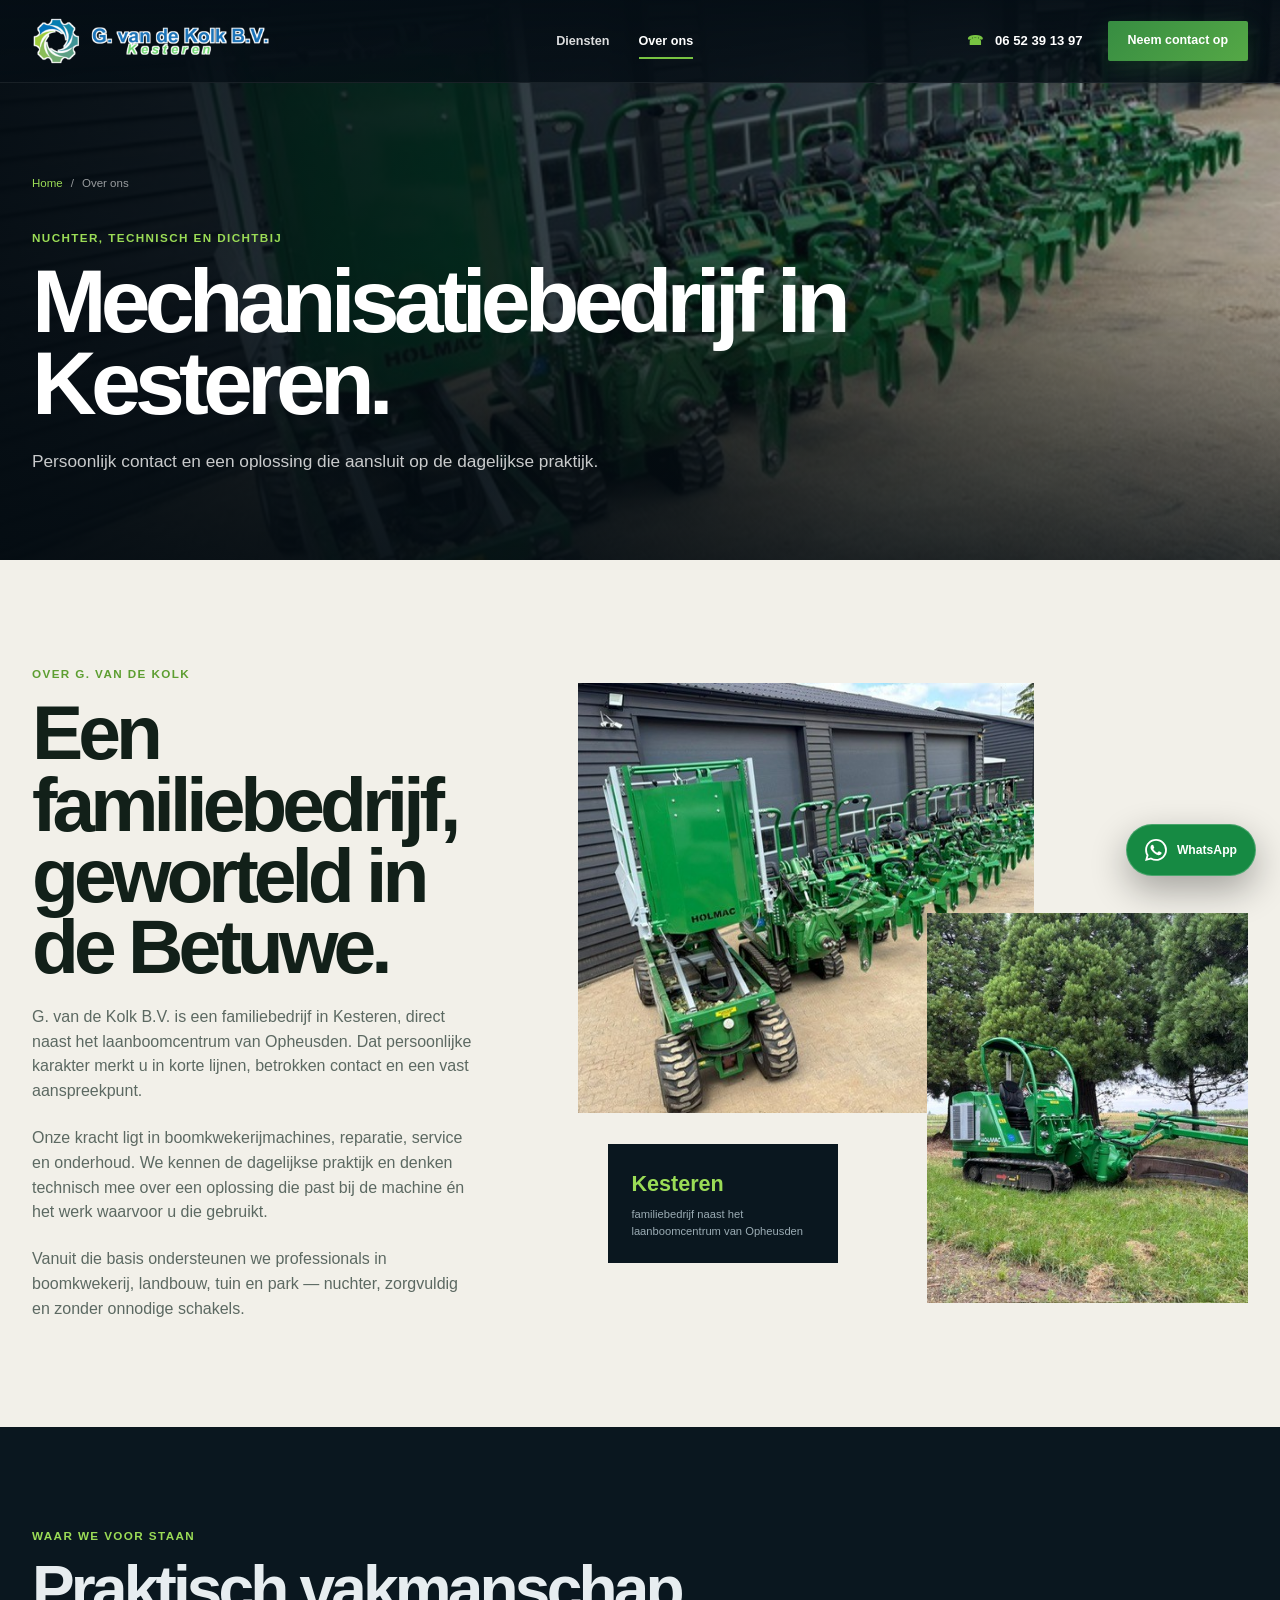
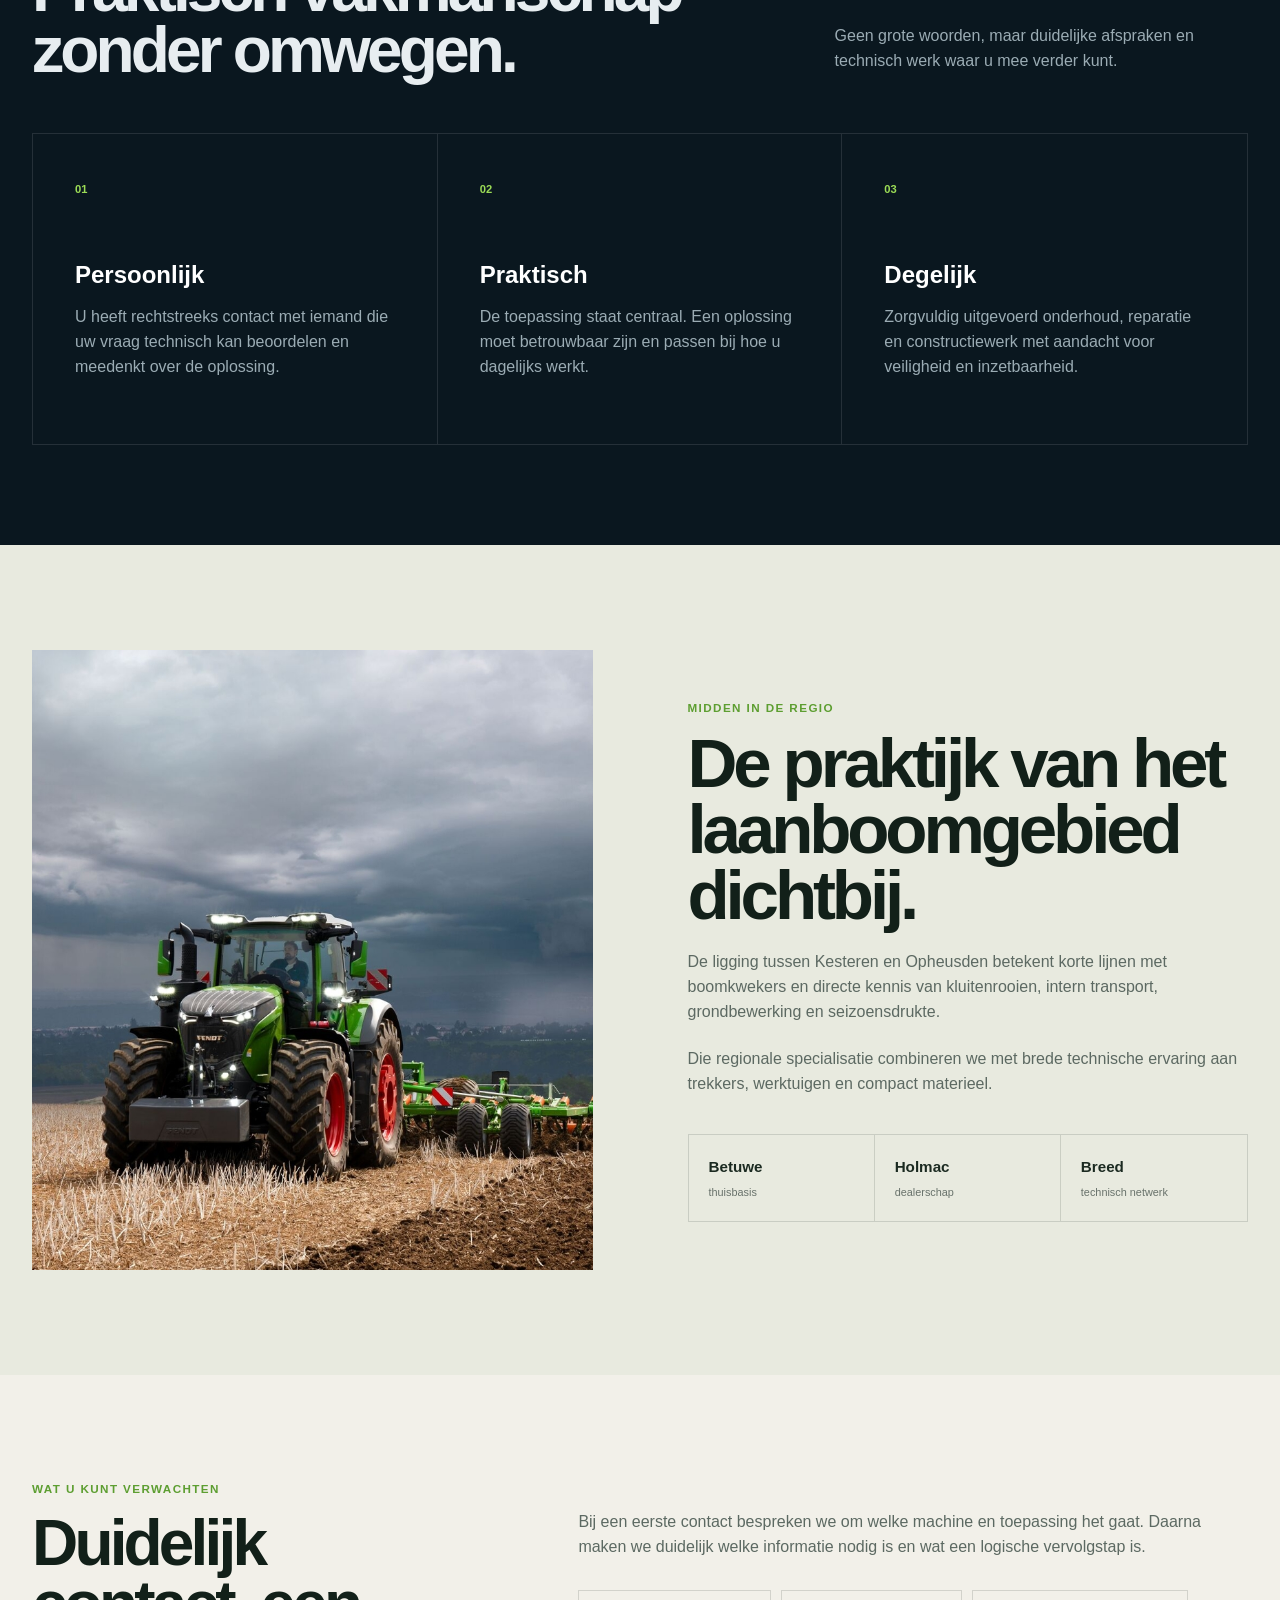
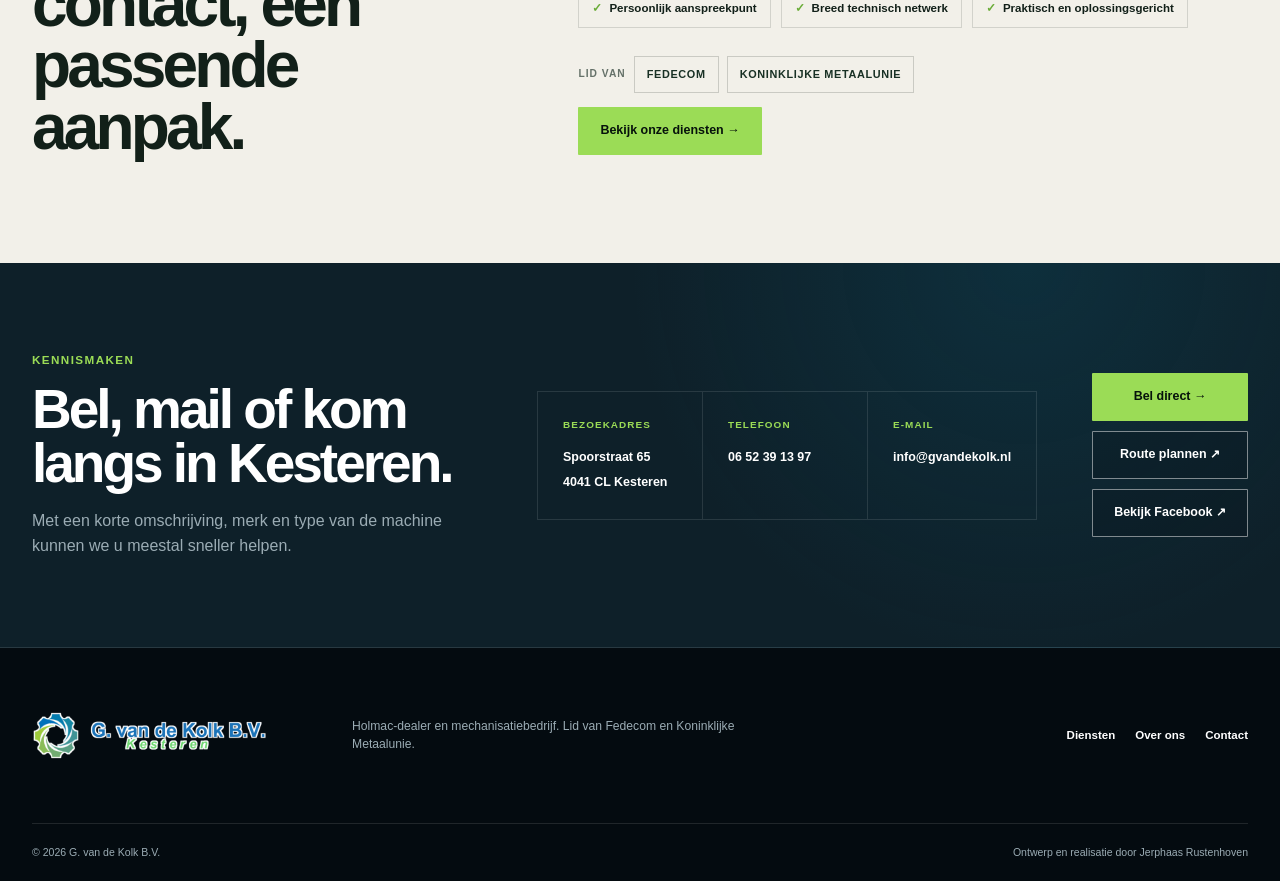
<file: over-ons.html>
<!doctype html>
<html lang="nl">
<head>
  <meta charset="utf-8" />
  <meta name="viewport" content="width=device-width, initial-scale=1" />
  <meta name="description" content="Maak kennis met G. van de Kolk B.V.: een betrokken familiebedrijf in Kesteren voor boomkwekerijmachines, service, onderhoud en reparatie." />
  <meta name="robots" content="noindex, nofollow, noarchive" />
  <meta name="theme-color" content="#08131b" />
  <title>Over G. van de Kolk | Mechanisatiebedrijf Kesteren</title>
  <link rel="canonical" href="https://www.gvandekolk.nl/over-ons.html" />
  <meta property="og:locale" content="nl_NL" />
  <meta property="og:type" content="website" />
  <meta property="og:site_name" content="G. van de Kolk B.V." />
  <meta property="og:title" content="Over G. van de Kolk | Mechanisatiebedrijf Kesteren" />
  <meta property="og:description" content="Een betrokken familiebedrijf voor persoonlijk contact, praktisch technisch advies en degelijk vakwerk vanuit Kesteren." />
  <meta property="og:url" content="https://www.gvandekolk.nl/over-ons.html" />
  <meta property="og:image" content="https://www.gvandekolk.nl/assets/site-images/holmac-machines-zomer-2025.jpg" />
  <meta property="og:image:secure_url" content="https://www.gvandekolk.nl/assets/site-images/holmac-machines-zomer-2025.jpg" />
  <meta property="og:image:type" content="image/jpeg" />
  <meta property="og:image:width" content="640" />
  <meta property="og:image:height" content="480" />
  <meta property="og:image:alt" content="Rij Holmac-boomkwekerijmachines bij G. van de Kolk in Kesteren" />
  <meta name="twitter:card" content="summary_large_image" />
  <meta name="twitter:title" content="Over G. van de Kolk | Mechanisatiebedrijf Kesteren" />
  <meta name="twitter:description" content="Persoonlijk contact, praktisch technisch advies en degelijk vakwerk vanuit Kesteren." />
  <meta name="twitter:image" content="https://www.gvandekolk.nl/assets/site-images/holmac-machines-zomer-2025.jpg" />
  <meta name="twitter:image:alt" content="Rij Holmac-boomkwekerijmachines bij G. van de Kolk in Kesteren" />
  <link rel="icon" href="assets/logo-gvd-kolk.png" type="image/png" />
  <script>document.documentElement.classList.add('js');</script>
  <link rel="stylesheet" href="dark.css?v=20260907-1" />
  <script src="app.js?v=20260907-1" defer></script>
  <script type="application/ld+json">
    {
      "@context": "https://schema.org",
      "@graph": [
        {
          "@type": ["LocalBusiness", "Organization"],
          "@id": "https://www.gvandekolk.nl/#bedrijf",
          "name": "G. van de Kolk B.V.",
          "url": "https://www.gvandekolk.nl/",
          "logo": "https://www.gvandekolk.nl/assets/logo-gvd-kolk.png",
          "image": "https://www.gvandekolk.nl/assets/site-images/holmac-machines-zomer-2025.jpg",
          "description": "Familiebedrijf, mechanisatiebedrijf en Holmac-dealer voor boomkwekerij, landbouw, tuin en park.",
          "telephone": "+31 6 52391397",
          "email": "info@gvandekolk.nl",
          "address": {
            "@type": "PostalAddress",
            "streetAddress": "Spoorstraat 65",
            "postalCode": "4041 CL",
            "addressLocality": "Kesteren",
            "addressRegion": "Gelderland",
            "addressCountry": "NL"
          },
          "areaServed": [
            {"@type": "Place", "name": "Betuwe"},
            {"@type": "Place", "name": "Kesteren"},
            {"@type": "Place", "name": "Opheusden"}
          ],
          "sameAs": ["https://www.facebook.com/G-van-de-Kolk-BV-1563999160502861"]
        },
        {
          "@type": "WebSite",
          "@id": "https://www.gvandekolk.nl/#website",
          "url": "https://www.gvandekolk.nl/",
          "name": "G. van de Kolk B.V.",
          "inLanguage": "nl-NL",
          "publisher": {"@id": "https://www.gvandekolk.nl/#bedrijf"}
        },
        {
          "@type": "AboutPage",
          "@id": "https://www.gvandekolk.nl/over-ons.html#webpagina",
          "url": "https://www.gvandekolk.nl/over-ons.html",
          "name": "Over G. van de Kolk B.V.",
          "description": "Een betrokken familiebedrijf in Kesteren voor boomkwekerijmachines, service, onderhoud en reparatie.",
          "isPartOf": {"@id": "https://www.gvandekolk.nl/#website"},
          "about": {"@id": "https://www.gvandekolk.nl/#bedrijf"},
          "breadcrumb": {"@id": "https://www.gvandekolk.nl/over-ons.html#kruimelpad"},
          "inLanguage": "nl-NL"
        },
        {
          "@type": "BreadcrumbList",
          "@id": "https://www.gvandekolk.nl/over-ons.html#kruimelpad",
          "itemListElement": [
            {"@type": "ListItem", "position": 1, "name": "Home", "item": "https://www.gvandekolk.nl/"},
            {"@type": "ListItem", "position": 2, "name": "Over ons", "item": "https://www.gvandekolk.nl/over-ons.html"}
          ]
        }
      ]
    }
  </script>
</head>
<body class="dark-site subpage-site">
  <a class="skip-link" href="#inhoud">Direct naar de inhoud</a>
  <header class="site-header is-scrolled" data-header><div class="shell header-inner"><a class="brand" href="index.html" aria-label="G. van de Kolk B.V. - naar de homepage"><img src="assets/logo-gvd-kolk.png" width="700" height="144" alt="G. van de Kolk B.V." /></a><button class="menu-button" type="button" aria-expanded="false" aria-controls="main-nav" data-menu-button><span></span><span></span><span></span><span class="sr-only">Menu</span></button><nav class="main-nav" id="main-nav" aria-label="Hoofdnavigatie" data-menu><a href="diensten.html">Diensten</a><a href="#over-ons" aria-current="page">Over ons</a></nav><a class="header-phone" href="tel:+31652391397"><span aria-hidden="true">☎</span> 06 52 39 13 97</a><a class="header-cta" href="#contact">Neem contact op</a></div></header>

  <main id="inhoud">
    <section class="subpage-hero subpage-hero-about" id="over-ons" aria-labelledby="page-title"><div class="subpage-hero-overlay"></div><div class="shell subpage-hero-inner reveal"><nav class="breadcrumb" aria-label="Kruimelpad"><a href="index.html">Home</a><span aria-hidden="true">/</span>Over ons</nav><p class="section-label">Nuchter, technisch en dichtbij</p><h1 id="page-title">Mechanisatie&shy;bedrijf in Kesteren.</h1><p>Persoonlijk contact en een oplossing die aansluit op de dagelijkse praktijk.</p></div></section>

    <section class="content-section content-light" aria-labelledby="story-title">
      <div class="shell story-grid"><div class="story-copy reveal"><p class="section-label">Over G. van de Kolk</p><h2 id="story-title">Een familiebedrijf, geworteld in de Betuwe.</h2><p>G. van de Kolk B.V. is een familiebedrijf in Kesteren, direct naast het laanboomcentrum van Opheusden. Dat persoonlijke karakter merkt u in korte lijnen, betrokken contact en een vast aanspreekpunt.</p><p>Onze kracht ligt in boomkwekerijmachines, reparatie, service en onderhoud. We kennen de dagelijkse praktijk en denken technisch mee over een oplossing die past bij de machine én het werk waarvoor u die gebruikt.</p><p>Vanuit die basis ondersteunen we professionals in boomkwekerij, landbouw, tuin en park — nuchter, zorgvuldig en zonder onnodige schakels.</p></div><div class="story-visual reveal reveal-delay"><img src="assets/site-images/holmac-machines-zomer-2025.jpg" width="640" height="480" loading="lazy" decoding="async" alt="Rij Holmac-boomkwekerijmachines bij G. van de Kolk in Kesteren" /><img src="assets/site-images/holmac-hzc-45.jpg" width="640" height="480" loading="lazy" decoding="async" alt="Groene Holmac HZC 45 aan het werk tussen bomen" /><div><strong>Kesteren</strong><span>familiebedrijf naast het laanboomcentrum van Opheusden</span></div></div></div>
    </section>

    <section class="values-section" aria-labelledby="values-title"><div class="shell section-heading-wide reveal"><div><p class="section-label">Waar we voor staan</p><h2 id="values-title">Praktisch vakmanschap zonder omwegen.</h2></div><p>Geen grote woorden, maar duidelijke afspraken en technisch werk waar u mee verder kunt.</p></div><div class="shell values-grid"><article class="value-card reveal"><span>01</span><h3>Persoonlijk</h3><p>U heeft rechtstreeks contact met iemand die uw vraag technisch kan beoordelen en meedenkt over de oplossing.</p></article><article class="value-card reveal reveal-delay"><span>02</span><h3>Praktisch</h3><p>De toepassing staat centraal. Een oplossing moet betrouwbaar zijn en passen bij hoe u dagelijks werkt.</p></article><article class="value-card reveal"><span>03</span><h3>Degelijk</h3><p>Zorgvuldig uitgevoerd onderhoud, reparatie en constructiewerk met aandacht voor veiligheid en inzetbaarheid.</p></article></div></section>

    <section class="region-section" aria-labelledby="region-title"><div class="shell region-grid"><div class="region-image reveal"><img src="assets/site-images/fendt-landbouw.jpg" width="1600" height="900" loading="lazy" decoding="async" alt="Fendt-trekker tijdens grondbewerking onder een donkere lucht" /></div><div class="region-copy reveal reveal-delay"><p class="section-label">Midden in de regio</p><h2 id="region-title">De praktijk van het laanboomgebied dichtbij.</h2><p>De ligging tussen Kesteren en Opheusden betekent korte lijnen met boomkwekers en directe kennis van kluitenrooien, intern transport, grondbewerking en seizoensdrukte.</p><p>Die regionale specialisatie combineren we met brede technische ervaring aan trekkers, werktuigen en compact materieel.</p><div class="region-facts"><span><strong>Betuwe</strong>thuisbasis</span><span><strong>Holmac</strong>dealerschap</span><span><strong>Breed</strong>technisch netwerk</span></div></div></div></section>

    <section class="content-section content-light" aria-labelledby="promise-title"><div class="shell split-intro"><div class="reveal"><p class="section-label">Wat u kunt verwachten</p><h2 id="promise-title">Duidelijk contact, een passende aanpak.</h2></div><div class="split-intro-copy reveal reveal-delay"><p>Bij een eerste contact bespreken we om welke machine en toepassing het gaat. Daarna maken we duidelijk welke informatie nodig is en wat een logische vervolgstap is.</p><div class="about-checks"><span>Persoonlijk aanspreekpunt</span><span>Breed technisch netwerk</span><span>Praktisch en oplossingsgericht</span></div><div class="membership-strip membership-strip-light"><span>Lid van</span><strong>FEDECOM</strong><strong>KONINKLIJKE METAALUNIE</strong></div><a class="button button-primary" href="diensten.html">Bekijk onze diensten →</a></div></div></section>

    <section class="contact-v2" id="contact" aria-labelledby="contact-title"><div class="shell contact-v2-grid"><div class="contact-v2-title reveal"><p class="section-label">Kennismaken</p><h2 id="contact-title">Bel, mail of kom langs in Kesteren.</h2><p>Met een korte omschrijving, merk en type van de machine kunnen we u meestal sneller helpen.</p></div><div class="contact-v2-details reveal reveal-delay"><div><span>Bezoekadres</span><strong>Spoorstraat 65<br />4041 CL Kesteren</strong></div><div><span>Telefoon</span><strong><a href="tel:+31652391397">06 52 39 13 97</a></strong></div><div><span>E-mail</span><strong><a href="mailto:info@gvandekolk.nl">info@gvandekolk.nl</a></strong></div></div><div class="contact-v2-actions reveal"><a class="button button-primary" href="tel:+31652391397">Bel direct →</a><a class="button button-ghost" href="https://www.google.com/maps/search/?api=1&amp;query=Spoorstraat+65+Kesteren" target="_blank" rel="noreferrer">Route plannen ↗</a><a class="button button-ghost" href="https://www.facebook.com/G-van-de-Kolk-BV-1563999160502861" target="_blank" rel="noopener noreferrer">Bekijk Facebook ↗</a></div></div></section>
  </main>

  <a class="whatsapp-float" href="https://wa.me/31652391397?text=Goedendag%2C%20ik%20heb%20een%20vraag%20over%20een%20machine." target="_blank" rel="noopener noreferrer" aria-label="Stuur G. van de Kolk een WhatsApp-bericht">
    <svg viewBox="0 0 24 24" aria-hidden="true"><path d="M17.472 14.382c-.297-.149-1.758-.867-2.03-.967-.273-.099-.471-.148-.67.15-.197.297-.767.966-.94 1.164-.173.199-.347.223-.644.075-.297-.15-1.255-.463-2.39-1.475-.883-.788-1.48-1.761-1.653-2.059-.173-.297-.018-.458.13-.606.134-.133.298-.347.446-.52.149-.174.198-.298.298-.497.099-.198.05-.371-.025-.52-.075-.149-.669-1.612-.916-2.207-.242-.579-.487-.5-.669-.51-.173-.008-.371-.01-.57-.01-.198 0-.52.075-.792.372-.273.297-1.04 1.016-1.04 2.479s1.065 2.875 1.213 3.074c.149.198 2.095 3.2 5.076 4.487.709.306 1.262.489 1.693.625.712.226 1.36.194 1.871.118.571-.085 1.758-.719 2.006-1.413.248-.694.248-1.289.173-1.413-.074-.124-.272-.198-.57-.347m-5.421 7.403h-.004a9.87 9.87 0 0 1-5.031-1.378l-.361-.214-3.741.981.998-3.648-.235-.374a9.86 9.86 0 0 1-1.51-5.26c.001-5.45 4.436-9.884 9.888-9.884 2.64 0 5.122 1.03 6.988 2.898a9.825 9.825 0 0 1 2.894 6.99c-.003 5.45-4.437 9.884-9.892 9.884m8.413-18.297A11.815 11.815 0 0 0 12.05 0C5.495 0 .16 5.335.157 11.892c0 2.096.547 4.142 1.588 5.945L.057 24l6.3-1.652a11.87 11.87 0 0 0 5.69 1.448h.005c6.554 0 11.89-5.335 11.893-11.893a11.821 11.821 0 0 0-3.48-8.413Z" /></svg>
    <span>WhatsApp</span>
  </a>

  <footer class="site-footer"><div class="shell footer-main"><a class="brand footer-brand" href="index.html"><img src="assets/logo-gvd-kolk.png" width="700" height="144" loading="lazy" decoding="async" alt="G. van de Kolk B.V." /></a><p>Holmac-dealer en mechanisatiebedrijf. Lid van Fedecom en Koninklijke Metaalunie.</p><nav aria-label="Voettekst navigatie"><a href="diensten.html">Diensten</a><a href="#over-ons">Over ons</a><a href="#contact">Contact</a></nav></div><div class="shell footer-bottom"><span>© <span data-year></span> G. van de Kolk B.V.</span><span>Ontwerp en realisatie door Jerphaas Rustenhoven</span></div></footer>
</body>
</html>
</file>
<file: dark.css>
:root {
  --night: #071119;
  --night-2: #0a171f;
  --night-3: #0e2029;
  --panel: #10232d;
  --green: #78c442;
  --green-bright: #9bdc56;
  --blue: #098ecb;
  --white: #fff;
  --text: #e7edf0;
  --muted: #9bacb4;
  --line: rgba(255,255,255,.11);
  --shell: min(1280px, calc(100% - 64px));
}

* { box-sizing: border-box; }
html { scroll-behavior: smooth; }
body { margin: 0; color: var(--text); background: var(--night); font-family: "Segoe UI Variable", "Segoe UI", Arial, sans-serif; line-height: 1.55; -webkit-font-smoothing: antialiased; }
img { display: block; max-width: 100%; }
a { color: inherit; text-decoration: none; }
button { font: inherit; }
:focus-visible { outline: 3px solid var(--green-bright); outline-offset: 4px; }
.shell { width: var(--shell); margin-inline: auto; }
.sr-only { position: absolute; width: 1px; height: 1px; padding: 0; margin: -1px; overflow: hidden; clip: rect(0,0,0,0); white-space: nowrap; border: 0; }
.skip-link { position: fixed; top: 10px; left: 10px; z-index: 1000; padding: 11px 16px; color: var(--night); background: var(--green-bright); transform: translateY(-150%); }
.skip-link:focus { transform: translateY(0); }

.site-header { position: fixed; inset: 0 0 auto; z-index: 100; border-bottom: 1px solid rgba(255,255,255,.08); background: linear-gradient(180deg, rgba(5,14,21,.97), rgba(5,14,21,.82)); transition: background .25s ease, box-shadow .25s ease; }
.site-header.is-scrolled { background: rgba(5,14,21,.97); box-shadow: 0 12px 34px rgba(0,0,0,.28); backdrop-filter: blur(16px); }
.header-inner { min-height: 82px; display: grid; grid-template-columns: 250px 1fr auto auto; gap: 25px; align-items: center; }
.brand img { width: 238px; height: auto; }
.main-nav { display: flex; justify-content: center; align-items: center; gap: 29px; }
.main-nav a { position: relative; padding: 29px 0 27px; color: rgba(255,255,255,.86); font-size: .79rem; font-weight: 750; }
.main-nav a::after { content: ""; position: absolute; left: 0; right: 100%; bottom: 20px; height: 2px; background: var(--green); transition: right .2s ease; }
.main-nav a:hover, .main-nav a:focus-visible { color: white; }
.main-nav a:hover::after, .main-nav a:focus-visible::after { right: 0; }
.header-phone { color: white; font-size: .82rem; font-weight: 750; white-space: nowrap; }
.header-phone span { margin-right: 8px; color: var(--green); }
.header-cta { min-height: 40px; display: inline-flex; align-items: center; justify-content: center; padding: 0 20px; border-radius: 2px; color: white; background: linear-gradient(135deg, #378d42, #55a846); font-size: .78rem; font-weight: 800; box-shadow: 0 8px 25px rgba(43,139,57,.24); transition: transform .2s ease, filter .2s ease; }
.header-cta:hover { transform: translateY(-2px); filter: brightness(1.1); }
.menu-button { display: none; width: 46px; height: 46px; border: 1px solid rgba(255,255,255,.28); background: transparent; }
.menu-button > span:not(.sr-only) { display: block; width: 22px; height: 2px; margin: 5px auto; background: white; transition: transform .2s ease, opacity .2s ease; }

.hero-v2 { position: relative; min-height: 680px; display: flex; align-items: center; overflow: hidden; background: #0b151b; }
.hero-v2-image { position: absolute; inset: 0; background: url("assets/site-images/valtra-s-series-hero.jpg") 50% 52% / cover no-repeat; animation: heroDrift 16s ease-in-out infinite alternate; }
.hero-v2-overlay { position: absolute; inset: 0; background: linear-gradient(90deg, rgba(4,12,18,.98) 0%, rgba(4,12,18,.91) 31%, rgba(4,12,18,.42) 62%, rgba(4,12,18,.16) 100%), linear-gradient(0deg, rgba(3,10,14,.78), transparent 52%); }
.hero-v2-inner { position: relative; z-index: 2; display: grid; grid-template-columns: minmax(0, 620px) 1fr; gap: 80px; align-items: end; padding: 125px 0 105px; }
.hero-v2-copy { max-width: 610px; }
.hero-kicker, .section-label { margin: 0 0 14px; color: var(--green-bright); font-size: .73rem; font-weight: 850; letter-spacing: .12em; text-transform: uppercase; }
.hero-v2 h1 { margin: 0; color: white; font-size: clamp(4.7rem, 7.3vw, 7.2rem); line-height: .83; letter-spacing: -.065em; text-shadow: 0 10px 38px rgba(0,0,0,.28); }
.hero-subtitle { display: block; margin-top: 18px; color: white; font-size: clamp(1.25rem, 2vw, 1.75rem); line-height: 1.2; }
.hero-v2-copy > p:last-of-type { max-width: 530px; margin: 22px 0 0; color: rgba(255,255,255,.78); font-size: 1rem; }
.button-row { display: flex; flex-wrap: wrap; gap: 12px; margin-top: 30px; }
.button { min-height: 48px; display: inline-flex; align-items: center; justify-content: center; gap: 24px; padding: 0 21px; border: 1px solid transparent; border-radius: 1px; font-size: .78rem; font-weight: 800; transition: transform .2s ease, background .2s ease, border-color .2s ease; }
.button:hover { transform: translateY(-2px); }
.button-primary { color: #06120b; background: var(--green-bright); }
.button-primary:hover { background: #b3eb75; }
.button-ghost { color: white; border-color: rgba(255,255,255,.48); background: rgba(8,18,24,.25); }
.button-ghost:hover { border-color: white; background: rgba(255,255,255,.11); }
.hero-importer { position: relative; align-self: end; justify-self: end; width: 250px; padding: 28px 30px; border-top: 3px solid var(--green); background: rgba(6,18,24,.83); box-shadow: 0 24px 60px rgba(0,0,0,.3); backdrop-filter: blur(12px); transition: transform .25s ease, background .25s ease; }
.hero-importer:hover { transform: translateY(-5px); background: rgba(8,28,34,.94); }
.hero-importer span { display: block; color: var(--green-bright); font-size: .68rem; font-weight: 900; letter-spacing: .16em; }
.hero-importer strong { display: block; margin-top: 18px; color: white; font-size: 1.55rem; line-height: 1.08; }
.hero-importer small { display: block; margin-top: 15px; color: var(--muted); font-size: .72rem; }
.hero-importer i { position: absolute; right: 25px; bottom: 22px; color: var(--green); font-style: normal; }
.hero-v2-bottom { position: absolute; z-index: 3; inset: auto 0 0; border-top: 1px solid rgba(255,255,255,.13); background: rgba(4,13,19,.84); backdrop-filter: blur(10px); }
.hero-bottom-inner { min-height: 75px; display: grid; grid-template-columns: repeat(3, 1fr); align-items: center; }
.hero-bottom-inner span { padding: 0 30px; border-left: 1px solid var(--line); color: rgba(255,255,255,.7); font-size: .72rem; font-weight: 750; letter-spacing: .04em; text-transform: uppercase; text-align: center; }
.hero-bottom-inner span:last-child { border-right: 1px solid var(--line); }
.hero-bottom-inner b { margin-right: 12px; color: var(--green); }

.service-band { border-bottom: 1px solid var(--line); background: var(--night-2); }
.service-band-grid { min-height: 265px; display: grid; grid-template-columns: 220px repeat(4, minmax(0,1fr)) 220px; }
.service-band-title, .service-mini { padding: 42px 25px; border-right: 1px solid var(--line); }
.service-band-title { padding-left: 0; }
.service-band-title h2 { margin: 0; color: white; font-size: 1.85rem; line-height: 1.08; letter-spacing: -.04em; }
.accent-line { display: block; width: 38px; height: 2px; margin-top: 22px; background: var(--green); }
.service-mini { position: relative; transition: background .25s ease, transform .25s ease; }
.service-mini:hover { z-index: 2; background: rgba(255,255,255,.035); transform: translateY(-4px); }
.service-icon { display: block; margin-bottom: 19px; color: white; font-size: 1.55rem; line-height: 1; }
.service-mini h3 { margin: 0; color: white; font-size: .92rem; }
.service-mini p { margin: 12px 0 17px; color: var(--muted); font-size: .76rem; }
.service-mini a { color: var(--green-bright); font-size: .73rem; font-weight: 800; }
.service-band-image { background: linear-gradient(rgba(7,16,22,.08), rgba(7,16,22,.45)), url("assets/site-images/holmac-machines-zomer-2025.jpg") center 48% / cover no-repeat; }

.brand-band { padding: 52px 0 57px; border-bottom: 1px solid var(--line); background: #081118; }
.brand-band-inner { display: grid; grid-template-columns: 260px 1fr; gap: 42px; align-items: end; }
.brand-band-heading h2 { margin: 0; color: white; font-size: 2rem; line-height: 1.05; letter-spacing: -.04em; }
.band-link { display: inline-block; margin-top: 17px; color: var(--green-bright); font-size: .7rem; font-weight: 800; }
.brand-role-grid { display: grid; grid-template-columns: repeat(5, 1fr); gap: 1px; padding: 1px; background: var(--line); }
.brand-role { min-height: 132px; display: flex; flex-direction: column; justify-content: center; padding: 25px; background: #09141b; transition: background .25s ease, transform .25s ease; }
.brand-role:hover { z-index: 2; background: rgba(255,255,255,.05); transform: translateY(-3px); }
.brand-role-featured { box-shadow: inset 0 3px 0 var(--green-bright); background: linear-gradient(145deg, rgba(120,196,66,.19), rgba(120,196,66,.05)); }
.brand-role-holmac { grid-column: span 2; }
.brand-role span { color: var(--green-bright); font-size: .61rem; font-weight: 850; letter-spacing: .09em; text-transform: uppercase; }
.brand-role strong { margin-top: 13px; color: white; font-size: 1.45rem; line-height: 1.1; letter-spacing: .02em; }
.brand-role small { margin-top: 8px; color: var(--muted); font-size: .68rem; }
.brand-role-plain { align-items: center; text-align: center; }
.brand-role-plain strong { margin-top: 0; font-size: clamp(.95rem, 1.35vw, 1.32rem); }

.brand-depth-section { padding: 105px 0; border-bottom: 1px solid var(--line); background: #0b1820; }
.brand-depth-heading { color: white; }
.brand-depth-heading > p { color: var(--muted); }
.brand-depth-grid { display: grid; grid-template-columns: 1fr 1fr; gap: 1px; background: var(--line); }
.brand-depth-card { position: relative; min-height: 710px; display: flex; align-items: flex-end; overflow: hidden; background-position: center; background-size: cover; }
.brand-depth-card::after { content: ""; position: absolute; inset: 0; background: linear-gradient(0deg, rgba(3,11,15,.98) 0%, rgba(3,11,15,.91) 45%, rgba(3,11,15,.22) 82%), linear-gradient(90deg, rgba(3,11,15,.48), transparent 70%); }
.brand-depth-holmac { background-image: url("assets/site-images/holmac-hzc-45.jpg"); background-position: center 48%; }
.brand-depth-valtra { background-image: url("assets/site-images/valtra-s-series-hero.jpg"); background-position: 64% center; }
.brand-depth-content { position: relative; z-index: 2; width: 100%; padding: 285px 48px 44px; }
.brand-depth-content > span { display: inline-block; padding: 7px 10px; color: #102018; background: var(--green-bright); font-size: .65rem; font-weight: 900; letter-spacing: .09em; text-transform: uppercase; }
.brand-depth-content h2 { margin: 23px 0 12px; color: white; font-size: clamp(3.7rem, 6vw, 5.6rem); line-height: .9; letter-spacing: -.055em; }
.brand-depth-content > p { max-width: 650px; margin: 0 0 12px; color: rgba(255,255,255,.72); }
.brand-depth-content > .brand-depth-lead { color: white; font-size: 1rem; font-weight: 750; }
.brand-depth-content ul { display: grid; grid-template-columns: 1fr 1fr; gap: 8px 22px; margin: 24px 0 26px; padding: 0; list-style: none; }
.brand-depth-content li { padding-top: 10px; border-top: 1px solid rgba(255,255,255,.18); color: white; font-size: .78rem; font-weight: 700; }
.brand-depth-content li::before { content: "✓"; margin-right: 9px; color: var(--green-bright); }
.brand-depth-content a { color: var(--green-bright); font-size: .78rem; font-weight: 850; }
.brand-guidance { display: grid; grid-template-columns: minmax(260px,.7fr) minmax(340px,1fr) auto; gap: 36px; align-items: center; margin-top: 1px; padding: 32px 36px; color: white; border: 1px solid var(--line); background: #08131b; }
.brand-guidance span, .brand-guidance strong { display: block; }
.brand-guidance span { color: var(--green-bright); font-size: .62rem; font-weight: 900; letter-spacing: .09em; text-transform: uppercase; }
.brand-guidance strong { margin-top: 7px; font-size: .82rem; line-height: 1.55; }
.brand-guidance p { margin: 0; color: var(--muted); font-size: .8rem; }
.brand-guidance a { color: var(--green-bright); font-size: .72rem; font-weight: 850; white-space: nowrap; }

.about-v2 { padding: 105px 0; background: #f2f0e9; color: #122019; }
.about-v2-grid { display: grid; grid-template-columns: minmax(0, .85fr) minmax(420px, 1fr); gap: 105px; align-items: center; }
.about-v2 .section-label { color: #5e9f31; }
.about-v2 h2 { max-width: 610px; margin: 0; font-size: clamp(2.8rem, 5vw, 4.75rem); line-height: .96; letter-spacing: -.06em; }
.about-v2-copy > p:not(.section-label) { max-width: 620px; margin: 24px 0 0; color: #5c6962; }
.about-checks { display: flex; flex-wrap: wrap; gap: 10px; margin-top: 30px; }
.about-checks span { padding: 9px 13px; border: 1px solid rgba(18,32,25,.14); font-size: .72rem; font-weight: 800; }
.about-checks span::before { content: "✓"; margin-right: 7px; color: #6aac37; }
.membership-strip { display: flex; flex-wrap: wrap; align-items: center; gap: 8px; margin-top: 24px; }
.membership-strip span { color: #657169; font-size: .64rem; font-weight: 850; letter-spacing: .1em; text-transform: uppercase; }
.membership-strip strong { padding: 9px 12px; color: #183024; border: 1px solid rgba(18,32,25,.18); font-size: .68rem; letter-spacing: .06em; }
.membership-strip-light { margin-top: 28px; }
.about-more { display: inline-block; margin-top: 28px; color: #497e29; border-bottom: 1px solid currentColor; font-size: .78rem; font-weight: 850; }
.about-v2-visual { position: relative; min-height: 560px; }
.about-v2-visual img { width: 100%; height: 560px; object-fit: cover; object-position: center 42%; filter: saturate(.85) contrast(1.03); }
.about-v2-visual > div { position: absolute; right: -25px; bottom: 35px; width: 210px; padding: 24px; color: white; background: var(--night-2); box-shadow: 0 24px 55px rgba(12,28,20,.2); }
.about-v2-visual strong, .about-v2-visual span { display: block; }
.about-v2-visual strong { color: var(--green-bright); font-size: 1.3rem; }
.about-v2-visual span { margin-top: 5px; color: var(--muted); font-size: .72rem; }

.contact-v2 { padding: 88px 0; border-bottom: 1px solid var(--line); background: radial-gradient(circle at 80% 0%, rgba(13,107,137,.2), transparent 36%), var(--night-3); }
.contact-v2-grid { display: grid; grid-template-columns: minmax(0, .9fr) minmax(440px, 1fr) auto; gap: 55px; align-items: center; }
.contact-v2 h2 { max-width: 560px; margin: 0; color: white; font-size: clamp(2.3rem, 4.3vw, 4rem); line-height: .98; letter-spacing: -.055em; }
.contact-v2-title > p:last-child { max-width: 500px; margin: 18px 0 0; color: var(--muted); }
.contact-v2-details { display: grid; grid-template-columns: repeat(3, 1fr); border: 1px solid var(--line); }
.contact-v2-details > div { min-height: 125px; padding: 25px; border-right: 1px solid var(--line); }
.contact-v2-details > div:last-child { border-right: 0; }
.contact-v2-details span { display: block; margin-bottom: 12px; color: var(--green-bright); font-size: .62rem; font-weight: 850; letter-spacing: .11em; text-transform: uppercase; }
.contact-v2-details strong { color: white; font-size: .78rem; line-height: 1.65; }
.contact-v2-actions { display: flex; flex-direction: column; gap: 10px; }

.whatsapp-float { position: fixed; right: 24px; bottom: 24px; z-index: 110; min-height: 52px; display: inline-flex; align-items: center; gap: 10px; padding: 0 18px; color: #fff; border: 1px solid rgba(255,255,255,.22); border-radius: 999px; background: #168a43; box-shadow: 0 14px 36px rgba(0,0,0,.32); font-size: .76rem; font-weight: 850; transition: transform .2s ease, background .2s ease, box-shadow .2s ease; }
.whatsapp-float:hover, .whatsapp-float:focus-visible { color: #fff; background: #20a954; transform: translateY(-3px); box-shadow: 0 18px 40px rgba(0,0,0,.38); }
.whatsapp-float svg { width: 22px; height: 22px; flex: 0 0 auto; fill: currentColor; }

.site-footer { color: var(--muted); background: #040b10; }
.footer-main { min-height: 175px; display: grid; grid-template-columns: 260px 1fr auto; gap: 60px; align-items: center; }
.footer-brand img { width: 235px; }
.footer-main p { max-width: 430px; font-size: .76rem; }
.footer-main nav { display: flex; flex-wrap: wrap; gap: 20px; color: white; font-size: .72rem; font-weight: 750; }
.footer-main nav a:hover { color: var(--green-bright); }
.footer-bottom { min-height: 58px; display: flex; align-items: center; justify-content: space-between; border-top: 1px solid var(--line); font-size: .66rem; }

.reveal { opacity: 1; transform: none; transition: opacity .65s ease, transform .65s ease; }
.js .reveal { opacity: 0; transform: translateY(22px); }
.js .reveal.is-visible { opacity: 1; transform: translateY(0); }
.reveal-delay { transition-delay: .12s; }
@keyframes heroDrift { from { transform: scale(1.01); } to { transform: scale(1.055); } }

/* Shared content pages */
.main-nav a[aria-current="page"] { color: white; }
.main-nav a[aria-current="page"]::after { right: 0; }
.subpage-hero { position: relative; min-height: 560px; display: flex; align-items: flex-end; overflow: hidden; background-color: var(--night); background-position: center; background-size: cover; }
.subpage-hero-services { background-image: url("assets/site-images/fendt-landbouw.jpg"); background-position: center 52%; }
.subpage-hero-brands { background-image: url("assets/site-images/valtra-s-series-hero.jpg"); background-position: center 52%; }
.subpage-hero-about { background-image: url("assets/site-images/holmac-machines-zomer-2025.jpg"); background-position: center 42%; }
.subpage-hero-overlay { position: absolute; inset: 0; background: linear-gradient(90deg, rgba(4,12,18,.96) 0%, rgba(4,12,18,.75) 48%, rgba(4,12,18,.28) 100%), linear-gradient(0deg, rgba(4,12,18,.75), transparent 52%); }
.subpage-hero-inner { position: relative; z-index: 2; padding: 175px 0 85px; }
.breadcrumb { display: flex; align-items: center; gap: 8px; margin-bottom: 36px; color: rgba(255,255,255,.58); font-size: .72rem; }
.breadcrumb a { color: var(--green-bright); }
.subpage-hero h1 { max-width: 950px; margin: 0; color: white; font-size: clamp(3.8rem, 7vw, 6.5rem); line-height: .91; letter-spacing: -.065em; }
.subpage-hero-inner > p:last-child { max-width: 700px; margin: 24px 0 0; color: rgba(255,255,255,.78); font-size: 1.08rem; }

.content-section { padding: 105px 0; }
.content-light { color: #122019; background: #f2f0e9; }
.content-light .section-label { color: #5d9e31; }
.split-intro { display: grid; grid-template-columns: minmax(0, .8fr) minmax(0, 1.2fr); gap: 100px; align-items: start; }
.split-intro h2, .section-heading-wide h2 { margin: 0; font-size: clamp(2.8rem, 5vw, 4.7rem); line-height: .96; letter-spacing: -.06em; }
.split-intro-copy { padding-top: 30px; }
.split-intro-copy > p { margin: 0 0 20px; color: #5c6962; font-size: 1rem; }
.split-intro-copy .button { margin-top: 14px; }
.section-heading-wide { display: flex; justify-content: space-between; gap: 70px; align-items: end; margin-bottom: 52px; }
.section-heading-wide > p { max-width: 480px; margin: 0 0 8px; color: var(--muted); }
.content-light .section-heading-wide > p { color: #5c6962; }

.detail-service-grid { display: grid; grid-template-columns: 1fr 1fr; margin-top: 80px; border: 1px solid rgba(18,32,25,.14); }
.detail-service-card { min-height: 480px; padding: 55px; border-right: 1px solid rgba(18,32,25,.14); border-bottom: 1px solid rgba(18,32,25,.14); background: #fff; }
.detail-service-card:nth-child(even) { border-right: 0; }
.detail-service-card:nth-last-child(-n+2) { border-bottom: 0; }
.detail-number { display: inline-flex; align-items: center; justify-content: center; width: 42px; height: 42px; margin-bottom: 35px; color: #18251d; background: var(--green-bright); font-size: .7rem; font-weight: 900; }
.detail-service-card h2 { max-width: 520px; margin: 0; font-size: 2.25rem; line-height: 1.05; letter-spacing: -.045em; }
.detail-service-card > p { max-width: 590px; margin: 19px 0; color: #5c6962; }
.detail-service-card ul, .partner-detail-card ul { display: grid; gap: 10px; margin: 24px 0 30px; padding: 0; list-style: none; }
.detail-service-card li, .partner-detail-card li { padding-top: 10px; border-top: 1px solid rgba(18,32,25,.12); font-size: .82rem; font-weight: 700; }
.detail-service-card li::before, .partner-detail-card li::before { content: "✓"; margin-right: 10px; color: #68aa36; }
.detail-service-card > a, .partner-detail-card > a { color: #518b2d; font-size: .78rem; font-weight: 850; }
.detail-service-card-image { background-position: center; background-size: cover; }
.detail-image-maintenance { background-image: linear-gradient(rgba(6,17,23,.12), rgba(6,17,23,.38)), url("assets/site-images/fendt-landbouw.jpg"); }

.sector-detail-section { padding: 100px 0; background: var(--night-2); }
.sector-detail-grid { display: grid; grid-template-columns: repeat(3, 1fr); }
.sector-detail { position: relative; min-height: 430px; display: flex; align-items: flex-end; overflow: hidden; padding: 36px; border-right: 1px solid var(--line); background-position: center; background-size: cover; }
.sector-detail:last-child { border-right: 0; }
.sector-detail::after { content: ""; position: absolute; inset: 0; background: linear-gradient(0deg, rgba(3,11,15,.96), rgba(4,13,18,.12)); }
.sector-detail-boom { background-image: url("assets/site-images/holmac-miniloader.webp"); }
.sector-detail-land { background-image: url("assets/site-images/fendt-landbouw.jpg"); }
.sector-detail-park { background-image: url("assets/site-images/gyrokart.webp"); background-position: center 55%; }
.sector-detail > span { position: absolute; z-index: 2; top: 26px; right: 28px; color: var(--green-bright); font-size: .72rem; font-weight: 900; }
.sector-detail > div { position: relative; z-index: 2; }
.sector-detail h3 { margin: 0; color: white; font-size: 1.55rem; }
.sector-detail p { margin: 10px 0 0; color: rgba(255,255,255,.7); font-size: .82rem; }

.process-detail-grid { display: grid; grid-template-columns: repeat(4, 1fr); margin-top: 55px; padding: 0; border: 1px solid rgba(18,32,25,.14); list-style: none; }
.process-detail-grid li { min-height: 240px; padding: 34px; border-right: 1px solid rgba(18,32,25,.14); background: #fff; }
.process-detail-grid li:last-child { border-right: 0; }
.process-detail-grid span { color: #68aa36; font-size: .7rem; font-weight: 900; }
.process-detail-grid h3 { margin: 40px 0 8px; font-size: 1.1rem; }
.process-detail-grid p { margin: 0; color: #5c6962; font-size: .82rem; }

.inspection-expanded { padding: 105px 0; color: #122019; background: #e8eadf; }
.inspection-expanded .section-label { color: #5d9e31; }
.inspection-intro-grid { display: grid; grid-template-columns: minmax(0,.75fr) minmax(0,1.25fr); gap: 90px; align-items: start; }
.inspection-intro-grid h2, .inspection-prepare h2, .inspection-faq > h2 { margin: 0; font-size: clamp(2.8rem, 5vw, 4.7rem); line-height: .96; letter-spacing: -.06em; }
.inspection-intro-copy > p { margin: 6px 0 25px; color: #5c6962; font-size: 1rem; }
.inspection-note { padding: 28px 30px; border-left: 4px solid #6daa39; background: #f6f8f1; }
.inspection-note strong { display: block; margin-bottom: 8px; }
.inspection-note p { margin: 0; color: #5c6962; font-size: .85rem; }
.inspection-card-grid { display: grid; grid-template-columns: 1fr 1fr; gap: 18px; margin-top: 65px; }
.inspection-card { min-height: 530px; padding: 45px; border: 1px solid rgba(18,32,25,.14); background: white; box-shadow: 0 16px 40px rgba(9,24,18,.07); }
.inspection-card-accent { color: white; border-color: #10241b; background: #10241b; }
.inspection-card > span { display: inline-block; margin-bottom: 28px; padding: 7px 10px; color: #102018; background: var(--green-bright); font-size: .65rem; font-weight: 900; letter-spacing: .12em; }
.inspection-card h3 { margin: 0; font-size: 2rem; line-height: 1.12; letter-spacing: -.035em; }
.inspection-card > p { color: #5c6962; }
.inspection-card-accent > p { color: rgba(255,255,255,.7); }
.inspection-card ul { display: grid; gap: 0; margin: 28px 0 0; padding: 0; list-style: none; }
.inspection-card li { position: relative; padding: 12px 0 12px 31px; border-top: 1px solid rgba(18,32,25,.13); font-size: .82rem; font-weight: 700; }
.inspection-card li::before { content: "✓"; position: absolute; left: 3px; color: #68aa36; font-weight: 900; }
.inspection-card-accent li { border-color: rgba(255,255,255,.14); }
.inspection-card-accent li::before { color: var(--green-bright); }
.inspection-prepare { display: grid; grid-template-columns: minmax(0,.65fr) minmax(0,1.35fr); gap: 80px; margin-top: 85px; padding-top: 85px; border-top: 1px solid rgba(18,32,25,.14); }
.inspection-prepare-list { display: grid; grid-template-columns: 1fr 1fr; gap: 12px; }
.inspection-prepare-list article { min-height: 185px; padding: 27px; background: #f8f9f4; }
.inspection-prepare-list span { display: block; margin-bottom: 28px; color: #68aa36; font-size: .7rem; font-weight: 900; }
.inspection-prepare-list strong { display: block; margin-bottom: 8px; }
.inspection-prepare-list p { margin: 0; color: #5c6962; font-size: .8rem; }
.inspection-faq { max-width: 920px; margin-top: 90px; padding-top: 85px; border-top: 1px solid rgba(18,32,25,.14); }
.inspection-faq > .section-label, .inspection-faq > h2 { text-align: center; }
.inspection-faq > h2 { margin-bottom: 42px; }
.faq-item { border-top: 1px solid rgba(18,32,25,.14); }
.faq-item:last-child { border-bottom: 1px solid rgba(18,32,25,.14); }
.faq-question { width: 100%; display: flex; align-items: center; justify-content: space-between; gap: 20px; padding: 24px 0; border: 0; color: #122019; background: transparent; font-weight: 800; text-align: left; cursor: pointer; }
.faq-question span { font-size: 1.4rem; font-weight: 400; transition: transform .2s ease; }
.faq-item.is-open .faq-question span { transform: rotate(45deg); }
.faq-answer { display: grid; grid-template-rows: 0fr; transition: grid-template-rows .25s ease; }
.faq-answer > div { overflow: hidden; }
.faq-answer p { margin: 0 0 24px; color: #5c6962; }
.faq-item.is-open .faq-answer { grid-template-rows: 1fr; }

.brand-feature-section { padding: 105px 0; background: var(--night-2); }
.brand-feature-grid { display: grid; grid-template-columns: minmax(0, .85fr) minmax(480px, 1.15fr); gap: 90px; align-items: center; }
.brand-feature-copy h2 { margin: 0; color: white; font-size: clamp(4.8rem, 8vw, 7.7rem); line-height: .9; letter-spacing: -.06em; }
.brand-feature-copy > p:not(.section-label) { max-width: 600px; margin: 22px 0 0; color: var(--muted); }
.brand-capabilities { display: flex; flex-wrap: wrap; gap: 9px; margin: 30px 0; }
.brand-capabilities span { padding: 9px 12px; border: 1px solid var(--line); color: white; font-size: .7rem; font-weight: 750; }
.brand-feature-visual { position: relative; min-height: 640px; }
.brand-feature-visual img { width: 100%; height: 640px; object-fit: cover; object-position: center 42%; }
.brand-feature-visual > div { position: absolute; left: -30px; bottom: 35px; min-width: 210px; padding: 24px; border-top: 3px solid var(--green); background: rgba(5,16,22,.94); }
.brand-feature-visual span, .brand-feature-visual strong { display: block; }
.brand-feature-visual span { color: var(--muted); font-size: .68rem; text-transform: uppercase; }
.brand-feature-visual strong { margin-top: 6px; color: white; font-size: 1.55rem; }
.partner-detail-grid { display: grid; grid-template-columns: minmax(0, 1.28fr) minmax(330px, .72fr); margin-top: 62px; border: 1px solid rgba(18,32,25,.14); }
.partner-detail-card { min-height: 620px; padding: 55px; border-right: 1px solid rgba(18,32,25,.14); background: white; }
.partner-detail-card:last-child { border-right: 0; }
.partner-detail-card > span { display: inline-block; padding: 7px 10px; color: #102018; background: var(--green-bright); font-size: .65rem; font-weight: 900; letter-spacing: .09em; text-transform: uppercase; }
.partner-detail-card h2 { margin: 35px 0 0; font-size: 3rem; letter-spacing: -.04em; }
.partner-detail-card > p { color: #5c6962; }
.partner-detail-valtra { position: relative; display: flex; align-items: flex-end; overflow: hidden; padding: 0; color: white; background: #08131b url("assets/site-images/valtra-s-series-hero.jpg") 64% center / cover no-repeat; }
.partner-detail-valtra::after { content: ""; position: absolute; inset: 0; background: linear-gradient(0deg, rgba(3,11,15,.98) 0%, rgba(3,11,15,.9) 43%, rgba(3,11,15,.16) 82%), linear-gradient(90deg, rgba(3,11,15,.55), transparent 70%); }
.partner-detail-valtra-content { position: relative; z-index: 2; width: 100%; padding: 280px 55px 48px; }
.partner-detail-valtra-content > span { display: inline-block; padding: 7px 10px; color: #102018; background: var(--green-bright); font-size: .65rem; font-weight: 900; letter-spacing: .09em; text-transform: uppercase; }
.partner-detail-valtra h2 { margin: 24px 0 12px; color: white; font-size: clamp(3.8rem, 6vw, 5.8rem); line-height: .9; }
.partner-detail-valtra-content > p { max-width: 720px; margin: 0 0 12px; color: rgba(255,255,255,.74); }
.partner-detail-valtra-content > .partner-detail-lead { color: white; font-size: 1.02rem; font-weight: 700; }
.partner-detail-valtra ul { grid-template-columns: 1fr 1fr; gap: 8px 24px; margin: 24px 0 26px; }
.partner-detail-valtra li { border-color: rgba(255,255,255,.18); color: white; }
.partner-detail-valtra a { color: var(--green-bright); font-size: .78rem; font-weight: 850; }

.experience-section { padding: 100px 0; background: var(--night-2); }
.experience-grid { display: grid; grid-template-columns: minmax(0, .7fr) minmax(0, 1.3fr); gap: 80px; align-items: center; }
.experience-grid h2 { margin: 0; color: white; font-size: clamp(2.8rem, 5vw, 4.6rem); line-height: .96; letter-spacing: -.06em; }
.experience-grid p { max-width: 590px; color: var(--muted); }
.experience-brands { display: grid; grid-template-columns: repeat(4, 1fr); border: 1px solid var(--line); }
.experience-brands span { min-height: 92px; display: flex; align-items: center; justify-content: center; border-right: 1px solid var(--line); border-bottom: 1px solid var(--line); color: white; font-size: .8rem; font-weight: 850; letter-spacing: .06em; }
.experience-brands span:nth-child(4n) { border-right: 0; }
.experience-brands span:nth-last-child(-n+4) { border-bottom: 0; }

.story-grid { display: grid; grid-template-columns: minmax(0, .8fr) minmax(480px, 1.2fr); gap: 100px; align-items: center; }
.story-copy h2 { margin: 0; font-size: clamp(3.5rem, 6vw, 5.8rem); line-height: .93; letter-spacing: -.065em; }
.story-copy > p:not(.section-label) { max-width: 620px; margin: 22px 0 0; color: #5c6962; }
.story-visual { position: relative; min-height: 620px; }
.story-visual img:first-child { width: 68%; height: 430px; object-fit: cover; }
.story-visual img:nth-child(2) { position: absolute; right: 0; bottom: 0; width: 48%; height: 390px; object-fit: cover; }
.story-visual > div { position: absolute; left: 30px; bottom: 40px; width: 230px; padding: 23px; color: white; background: var(--night-2); }
.story-visual strong, .story-visual span { display: block; }
.story-visual strong { color: var(--green-bright); font-size: 1.35rem; }
.story-visual span { margin-top: 5px; color: var(--muted); font-size: .7rem; }

.values-section { padding: 100px 0; background: var(--night-2); }
.values-grid { display: grid; grid-template-columns: repeat(3, 1fr); border: 1px solid var(--line); }
.value-card { min-height: 310px; padding: 42px; border-right: 1px solid var(--line); }
.value-card:last-child { border-right: 0; }
.value-card span { color: var(--green-bright); font-size: .7rem; font-weight: 900; }
.value-card h3 { margin: 55px 0 12px; color: white; font-size: 1.5rem; }
.value-card p { margin: 0; color: var(--muted); }

.region-section { padding: 105px 0; color: #122019; background: #e8eadf; }
.region-grid { display: grid; grid-template-columns: 1fr 1fr; gap: 95px; align-items: center; }
.region-image img { width: 100%; height: 620px; object-fit: cover; object-position: center 44%; }
.region-copy .section-label { color: #5d9e31; }
.region-copy h2 { margin: 0; font-size: clamp(3rem, 5.4vw, 5rem); line-height: .95; letter-spacing: -.06em; }
.region-copy > p:not(.section-label) { margin: 22px 0 0; color: #5c6962; }
.region-facts { display: grid; grid-template-columns: repeat(3, 1fr); margin-top: 38px; border: 1px solid rgba(18,32,25,.14); }
.region-facts span { padding: 20px; border-right: 1px solid rgba(18,32,25,.14); color: #68726b; font-size: .68rem; }
.region-facts span:last-child { border-right: 0; }
.region-facts strong { display: block; margin-bottom: 5px; color: #1b2a21; font-size: .95rem; }

/* Dark treatment for the detailed inspections page */
.dark-site .section { --muted: #5c6962; --line: rgba(18,32,25,.14); --forest: #10241b; --cream: #f4f1e9; --paper: #fbfaf6; color: #122019; }
.dark-site .page-hero { background-color: var(--night); }
.dark-site .page-hero::before { filter: saturate(.75) contrast(1.05); }
.dark-site .services-section, .dark-site .prepare-section, .dark-site .faq-section { background: #f2f0e9; color: #122019; }
.dark-site .section:not(.services-section):not(.prepare-section):not(.faq-section) { background: #fbfaf6; color: #122019; }
.dark-site .inspection-detail { box-shadow: 0 16px 40px rgba(9,24,18,.09); }
.dark-site .contact-section { background: var(--night-3); }

@media (max-width: 1180px) {
  .header-inner { grid-template-columns: 220px 1fr auto; }
  .header-cta { display: none; }
  .service-band-grid { grid-template-columns: 200px repeat(4, 1fr); }
  .service-band-image { display: none; }
  .brand-band-inner { grid-template-columns: 1fr; }
  .contact-v2-grid { grid-template-columns: 1fr; }
  .contact-v2-actions { flex-direction: row; }
  .split-intro, .story-grid, .region-grid { gap: 55px; }
  .detail-service-card, .partner-detail-card { padding: 42px; }
  .brand-feature-grid { gap: 55px; }
  .brand-depth-content { padding-right: 36px; padding-left: 36px; }
  .brand-guidance { grid-template-columns: 1fr 1.4fr; }
  .brand-guidance a { grid-column: 1 / -1; }
}

@media (max-width: 960px) {
  :root { --shell: min(calc(100% - 42px), 760px); }
  .header-inner { min-height: 74px; grid-template-columns: 1fr auto; }
  .brand img { width: 205px; }
  .header-phone { display: none; }
  .menu-button { display: block; grid-column: 2; }
  .menu-button[aria-expanded="true"] > span:nth-child(1) { transform: translateY(7px) rotate(45deg); }
  .menu-button[aria-expanded="true"] > span:nth-child(2) { opacity: 0; }
  .menu-button[aria-expanded="true"] > span:nth-child(3) { transform: translateY(-7px) rotate(-45deg); }
  .main-nav { position: absolute; top: 74px; left: 0; right: 0; display: none; flex-direction: column; gap: 0; align-items: stretch; padding: 15px var(--shell-gutter, 21px) 25px; background: rgba(5,14,21,.98); box-shadow: 0 24px 35px rgba(0,0,0,.3); }
  .main-nav.is-open { display: flex; }
  .main-nav a { padding: 14px 21px; border-bottom: 1px solid var(--line); }
  .main-nav a::after { display: none; }
  .hero-v2 { min-height: 760px; }
  .hero-v2-inner { grid-template-columns: 1fr; padding: 135px 0 135px; }
  .hero-importer { display: none; }
  .hero-bottom-inner { grid-template-columns: 1fr 1fr; }
  .hero-bottom-inner span { min-height: 58px; display: flex; align-items: center; justify-content: center; }
  .hero-bottom-inner span:last-child { display: none; }
  .service-band-grid { grid-template-columns: 1fr 1fr; }
  .service-band-title { grid-column: 1 / -1; padding-left: 0; border-bottom: 1px solid var(--line); }
  .service-mini { min-height: 250px; }
  .brand-role-grid { grid-template-columns: 1fr 1fr; }
  .brand-depth-grid, .inspection-card-grid { grid-template-columns: 1fr; }
  .brand-depth-card { min-height: 670px; }
  .brand-guidance, .inspection-intro-grid, .inspection-prepare { grid-template-columns: 1fr; gap: 38px; }
  .inspection-prepare { gap: 42px; }
  .about-v2-grid { grid-template-columns: 1fr; gap: 55px; }
  .about-v2-visual { min-height: 460px; }
  .about-v2-visual img { height: 460px; }
  .contact-v2-details { grid-template-columns: 1fr; }
  .contact-v2-details > div { min-height: auto; border-right: 0; border-bottom: 1px solid var(--line); }
  .contact-v2-details > div:last-child { border-bottom: 0; }
  .footer-main { grid-template-columns: 1fr 1fr; padding: 45px 0; }
  .footer-main nav { grid-column: 1 / -1; }
  .subpage-hero { min-height: 510px; }
  .subpage-hero-inner { padding: 145px 0 70px; }
  .split-intro, .brand-feature-grid, .experience-grid, .story-grid, .region-grid { grid-template-columns: 1fr; gap: 45px; }
  .split-intro-copy { padding-top: 0; }
  .section-heading-wide { align-items: start; flex-direction: column; gap: 22px; }
  .detail-service-grid, .partner-detail-grid { grid-template-columns: 1fr; }
  .detail-service-card { border-right: 0; }
  .detail-service-card:nth-last-child(-n+2) { border-bottom: 1px solid rgba(18,32,25,.14); }
  .detail-service-card:last-child { border-bottom: 0; }
  .detail-service-card-image { min-height: 380px; }
  .sector-detail-grid { grid-template-columns: 1fr; }
  .sector-detail { min-height: 360px; border-right: 0; border-bottom: 1px solid var(--line); }
  .sector-detail:last-child { border-bottom: 0; }
  .process-detail-grid { grid-template-columns: 1fr 1fr; }
  .process-detail-grid li:nth-child(2) { border-right: 0; }
  .process-detail-grid li:nth-child(-n+2) { border-bottom: 1px solid rgba(18,32,25,.14); }
  .brand-feature-visual { min-height: 520px; }
  .brand-feature-visual img { height: 520px; }
  .brand-feature-visual > div { left: 20px; }
  .partner-detail-card { border-right: 0; border-bottom: 1px solid rgba(18,32,25,.14); }
  .partner-detail-valtra { min-height: 680px; }
  .partner-detail-card:last-child { border-bottom: 0; }
  .experience-brands { margin-top: 10px; }
  .story-visual { min-height: 550px; }
  .values-grid { grid-template-columns: 1fr; }
  .value-card { min-height: 230px; border-right: 0; border-bottom: 1px solid var(--line); }
  .value-card:last-child { border-bottom: 0; }
  .value-card h3 { margin-top: 30px; }
  .region-image img { height: 520px; }
}

@media (max-width: 620px) {
  :root { --shell: calc(100% - 28px); }
  .hero-v2 { min-height: 700px; }
  .hero-v2-image { background-position: 64% center; }
  .hero-v2-overlay { background: linear-gradient(90deg, rgba(4,12,18,.95), rgba(4,12,18,.62)), linear-gradient(0deg, rgba(3,10,14,.7), transparent 50%); }
  .hero-v2-inner { padding: 120px 0 120px; }
  .hero-v2 h1 { font-size: clamp(3.65rem, 18.5vw, 5rem); }
  .hero-subtitle { font-size: 1.15rem; }
  .button-row, .contact-v2-actions { flex-direction: column; }
  .button { width: 100%; }
  .hero-bottom-inner span { padding: 0 8px; font-size: .58rem; }
  .hero-bottom-inner b { margin-right: 5px; }
  .service-band-grid { grid-template-columns: 1fr; }
  .brand-role-grid { grid-template-columns: 1fr 1fr; }
  .service-band-title { padding: 38px 0; }
  .service-mini { min-height: 0; padding: 32px 14px 34px 0; border-right: 0; border-bottom: 1px solid var(--line); }
  .brand-role { min-height: 112px; }
  .brand-role-holmac { grid-column: span 2; }
  .about-v2 { padding: 75px 0; }
  .about-v2 h2 { font-size: 3.1rem; }
  .about-v2-visual { min-height: 390px; }
  .about-v2-visual img { height: 390px; }
  .about-v2-visual > div { right: 0; bottom: 0; }
  .contact-v2 { padding: 70px 0; }
  .contact-v2 h2 { font-size: 2.75rem; }
  .footer-main { grid-template-columns: 1fr; gap: 24px; }
  .footer-main nav { grid-column: auto; }
  .footer-bottom { min-height: 72px; align-items: flex-start; flex-direction: column; justify-content: center; gap: 3px; }
  .subpage-hero { min-height: 500px; }
  .subpage-hero-overlay { background: linear-gradient(90deg, rgba(4,12,18,.93), rgba(4,12,18,.62)), linear-gradient(0deg, rgba(4,12,18,.75), transparent 55%); }
  .subpage-hero-inner { padding: 125px 0 58px; }
  .breadcrumb { margin-bottom: 28px; }
  .subpage-hero h1 { font-size: clamp(3.15rem, 15vw, 4.4rem); }
  .subpage-hero-inner > p:last-child { font-size: .95rem; }
  .content-section, .sector-detail-section, .brand-feature-section, .brand-depth-section, .experience-section, .values-section, .region-section, .inspection-expanded { padding: 72px 0; }
  .split-intro h2, .section-heading-wide h2 { font-size: 3rem; }
  .detail-service-grid { margin-top: 52px; }
  .detail-service-card, .partner-detail-card { min-height: 0; padding: 30px 24px; }
  .partner-detail-valtra { min-height: 650px; padding: 0; background-position: 64% center; }
  .partner-detail-valtra-content { padding: 245px 24px 30px; }
  .partner-detail-valtra ul { grid-template-columns: 1fr; }
  .detail-service-card h2 { font-size: 1.85rem; }
  .detail-service-card-image { min-height: 330px; }
  .process-detail-grid { grid-template-columns: 1fr; }
  .process-detail-grid li { min-height: 200px; border-right: 0; border-bottom: 1px solid rgba(18,32,25,.14); }
  .process-detail-grid li:last-child { border-bottom: 0; }
  .brand-feature-copy h2 { font-size: 4.4rem; }
  .brand-feature-visual { min-height: 430px; }
  .brand-feature-visual img { height: 430px; }
  .brand-feature-visual > div { left: 0; bottom: 0; }
  .partner-detail-card h2 { font-size: 2.4rem; }
  .experience-grid h2, .story-copy h2, .region-copy h2 { font-size: 3.15rem; }
  .experience-brands { grid-template-columns: 1fr 1fr; }
  .experience-brands span:nth-child(2n) { border-right: 0; }
  .experience-brands span:nth-child(4n) { border-right: 0; }
  .experience-brands span:nth-last-child(-n+4) { border-bottom: 1px solid var(--line); }
  .experience-brands span:nth-last-child(-n+2) { border-bottom: 0; }
  .brand-depth-content { padding: 245px 24px 30px; }
  .brand-depth-content ul { grid-template-columns: 1fr; }
  .brand-guidance { padding: 26px 22px; }
  .inspection-card { min-height: 0; padding: 32px 24px; }
  .inspection-prepare-list { grid-template-columns: 1fr; }
  .inspection-intro-grid h2, .inspection-prepare h2, .inspection-faq > h2 { font-size: 3rem; }
  .inspection-prepare, .inspection-faq { margin-top: 65px; padding-top: 65px; }
  .story-visual { min-height: 480px; }
  .story-visual img:first-child { width: 82%; height: 330px; }
  .story-visual img:nth-child(2) { width: 55%; height: 310px; }
  .story-visual > div { left: 0; bottom: 0; }
  .region-image img { height: 430px; }
  .region-facts { grid-template-columns: 1fr; }
  .region-facts span { border-right: 0; border-bottom: 1px solid rgba(18,32,25,.14); }
  .region-facts span:last-child { border-bottom: 0; }
  .whatsapp-float { right: 14px; bottom: 14px; width: 52px; min-height: 52px; justify-content: center; padding: 0; }
  .whatsapp-float span { position: absolute; width: 1px; height: 1px; overflow: hidden; clip: rect(0 0 0 0); white-space: nowrap; }
}

@media (prefers-reduced-motion: reduce) {
  html { scroll-behavior: auto; }
  *, *::before, *::after { transition-duration: .01ms !important; animation-duration: .01ms !important; animation-iteration-count: 1 !important; }
  .js .reveal { opacity: 1; transform: none; }
}
</file>
